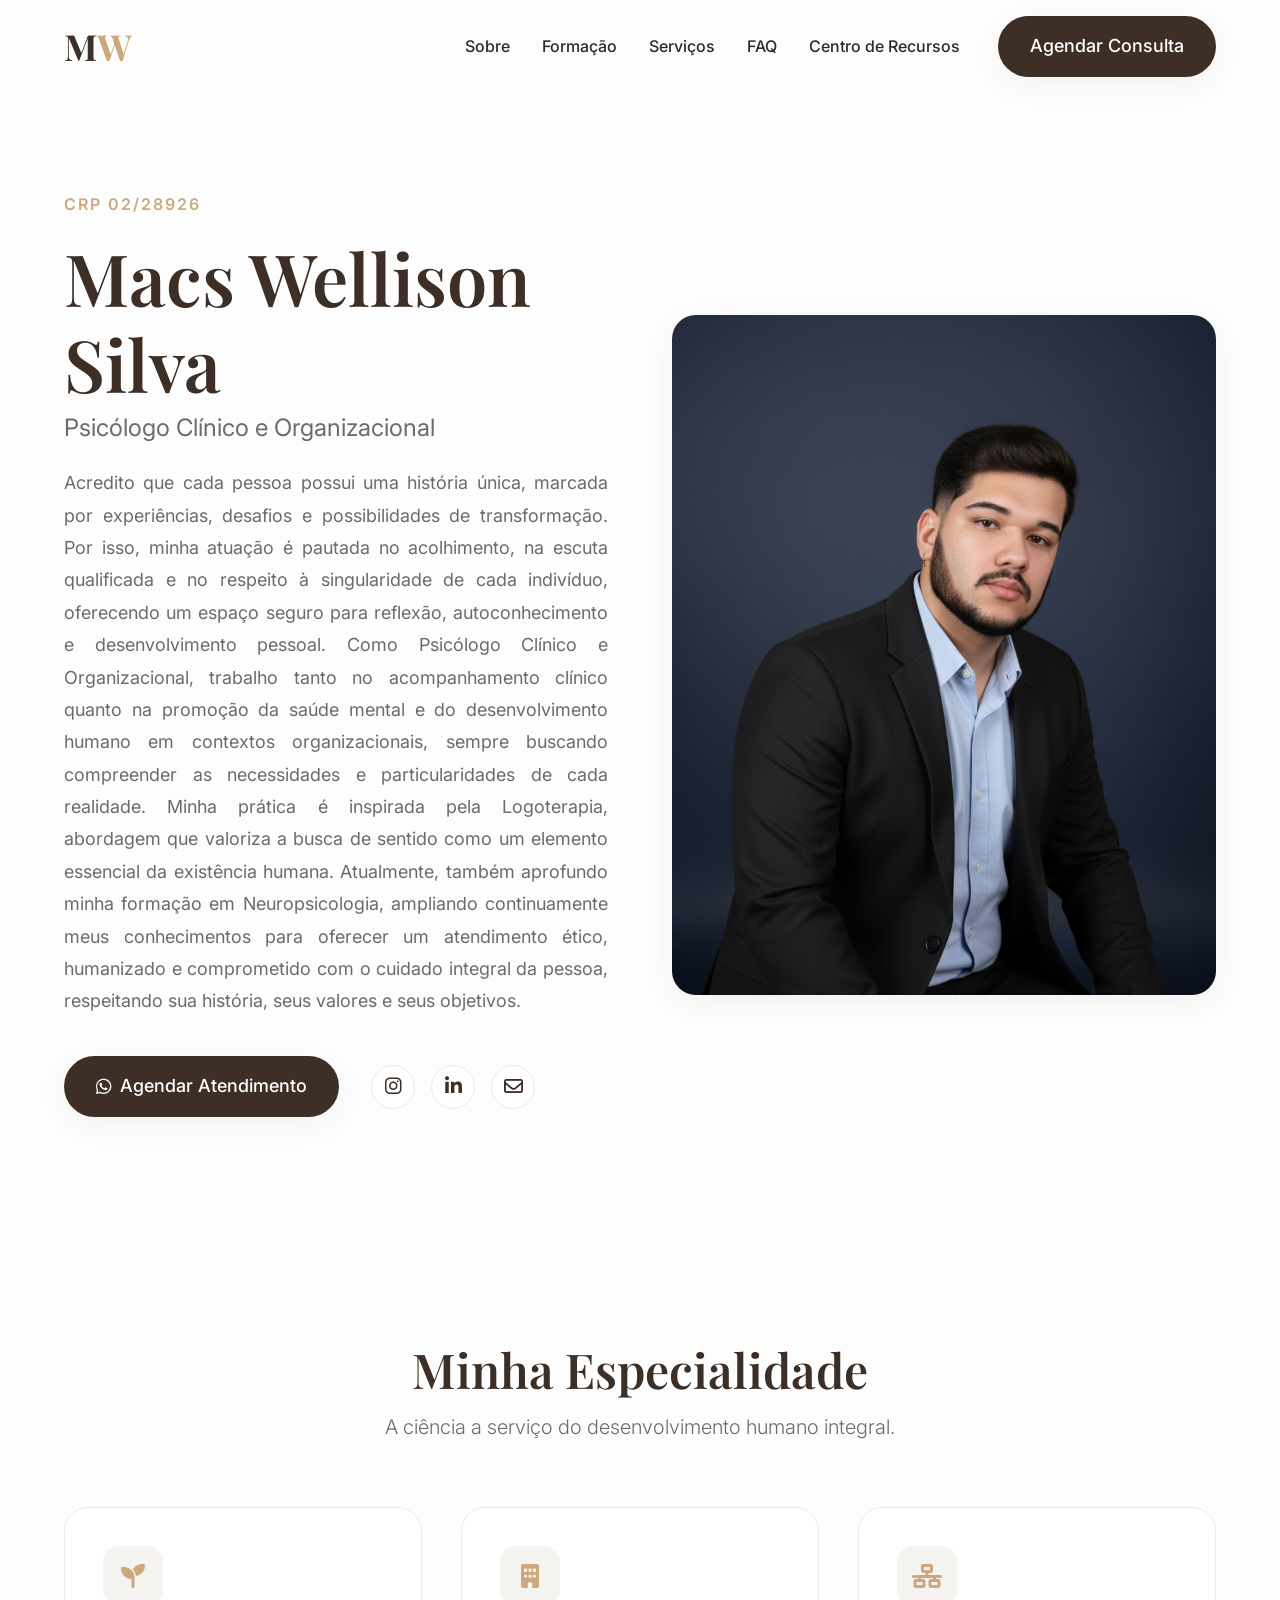
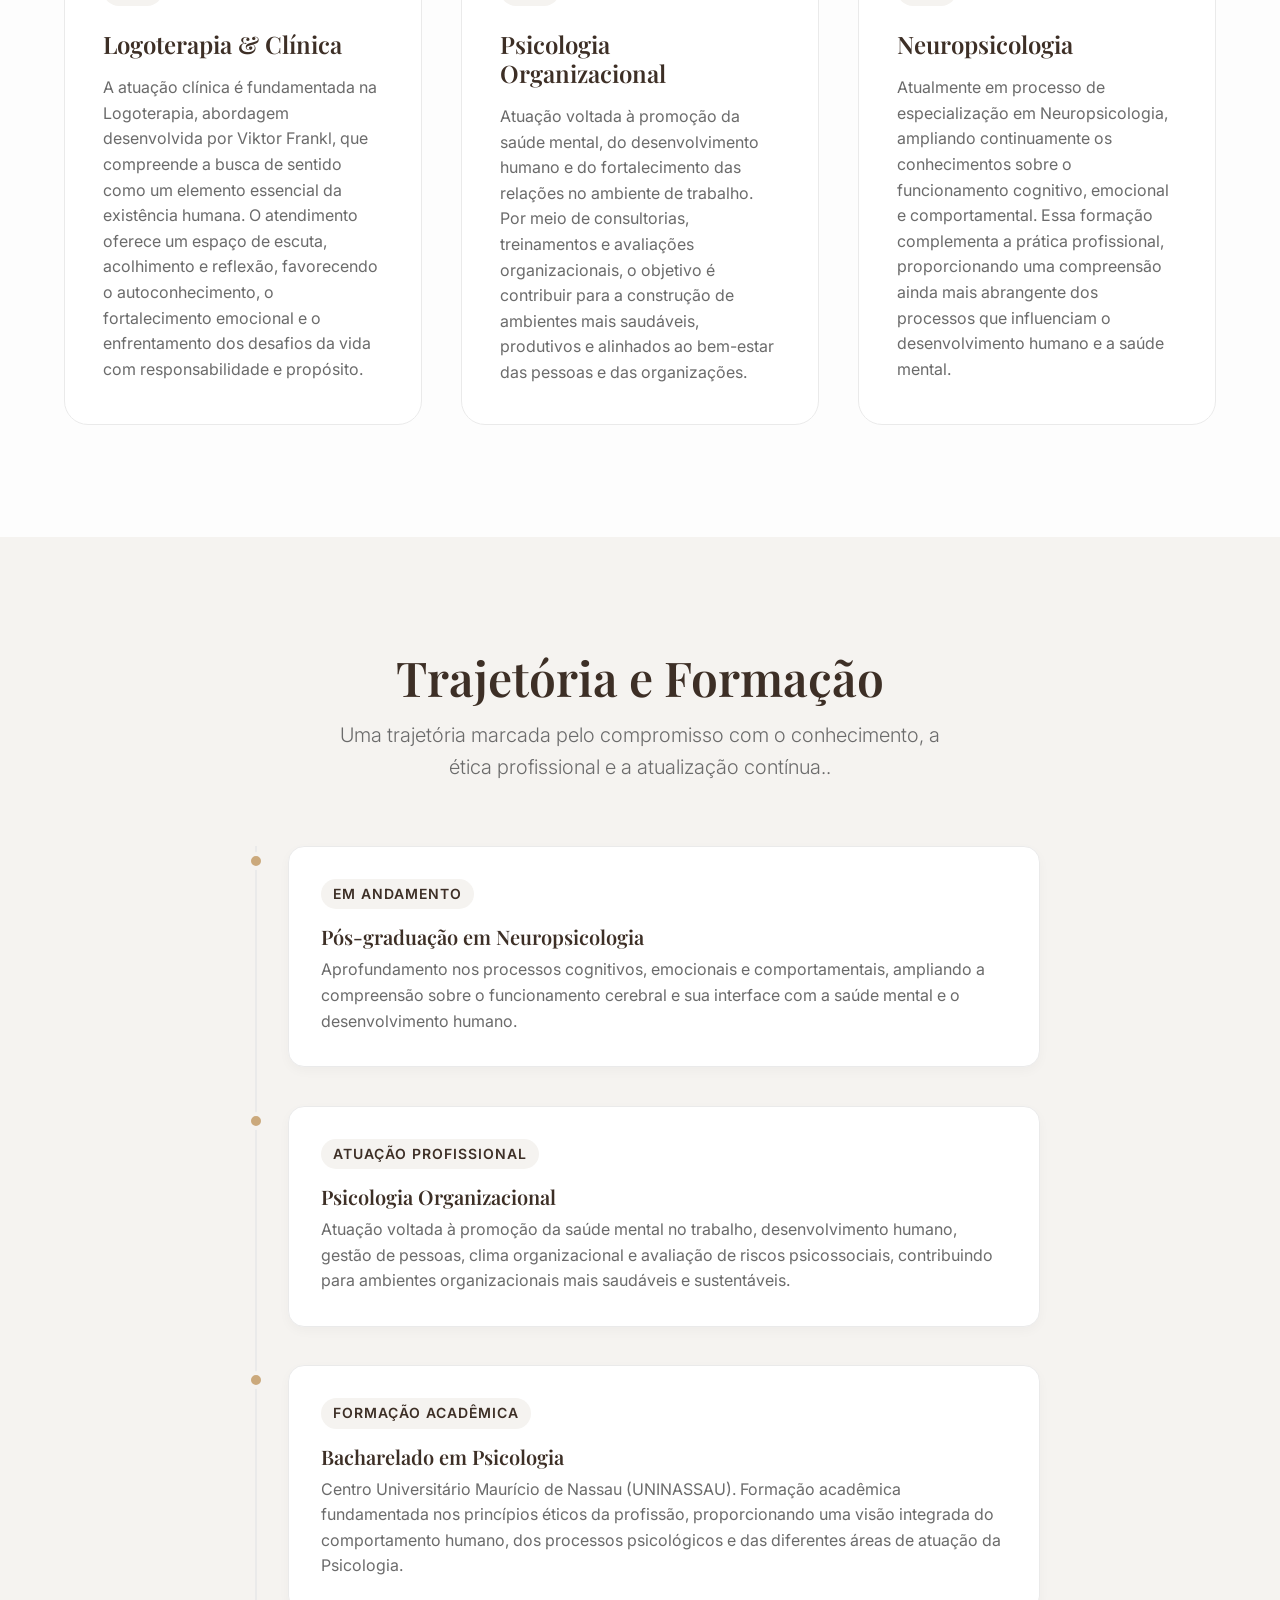
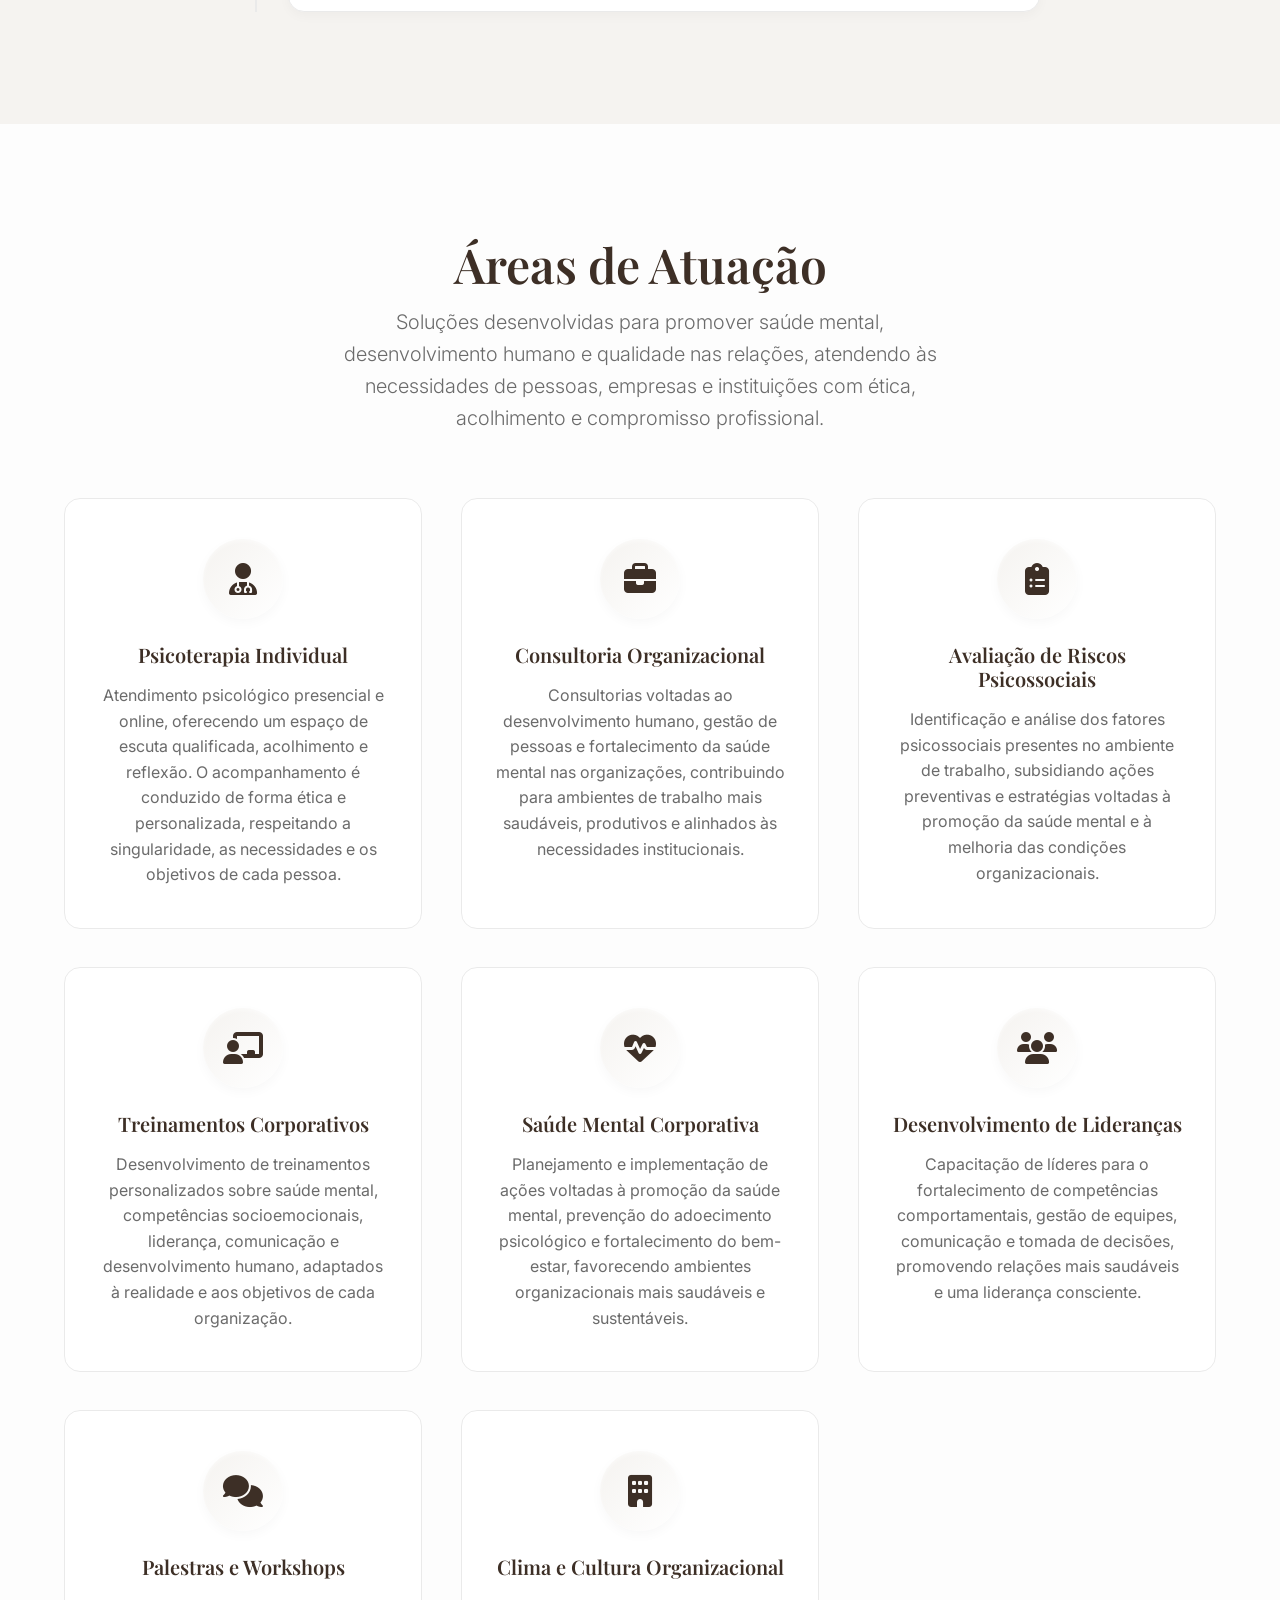
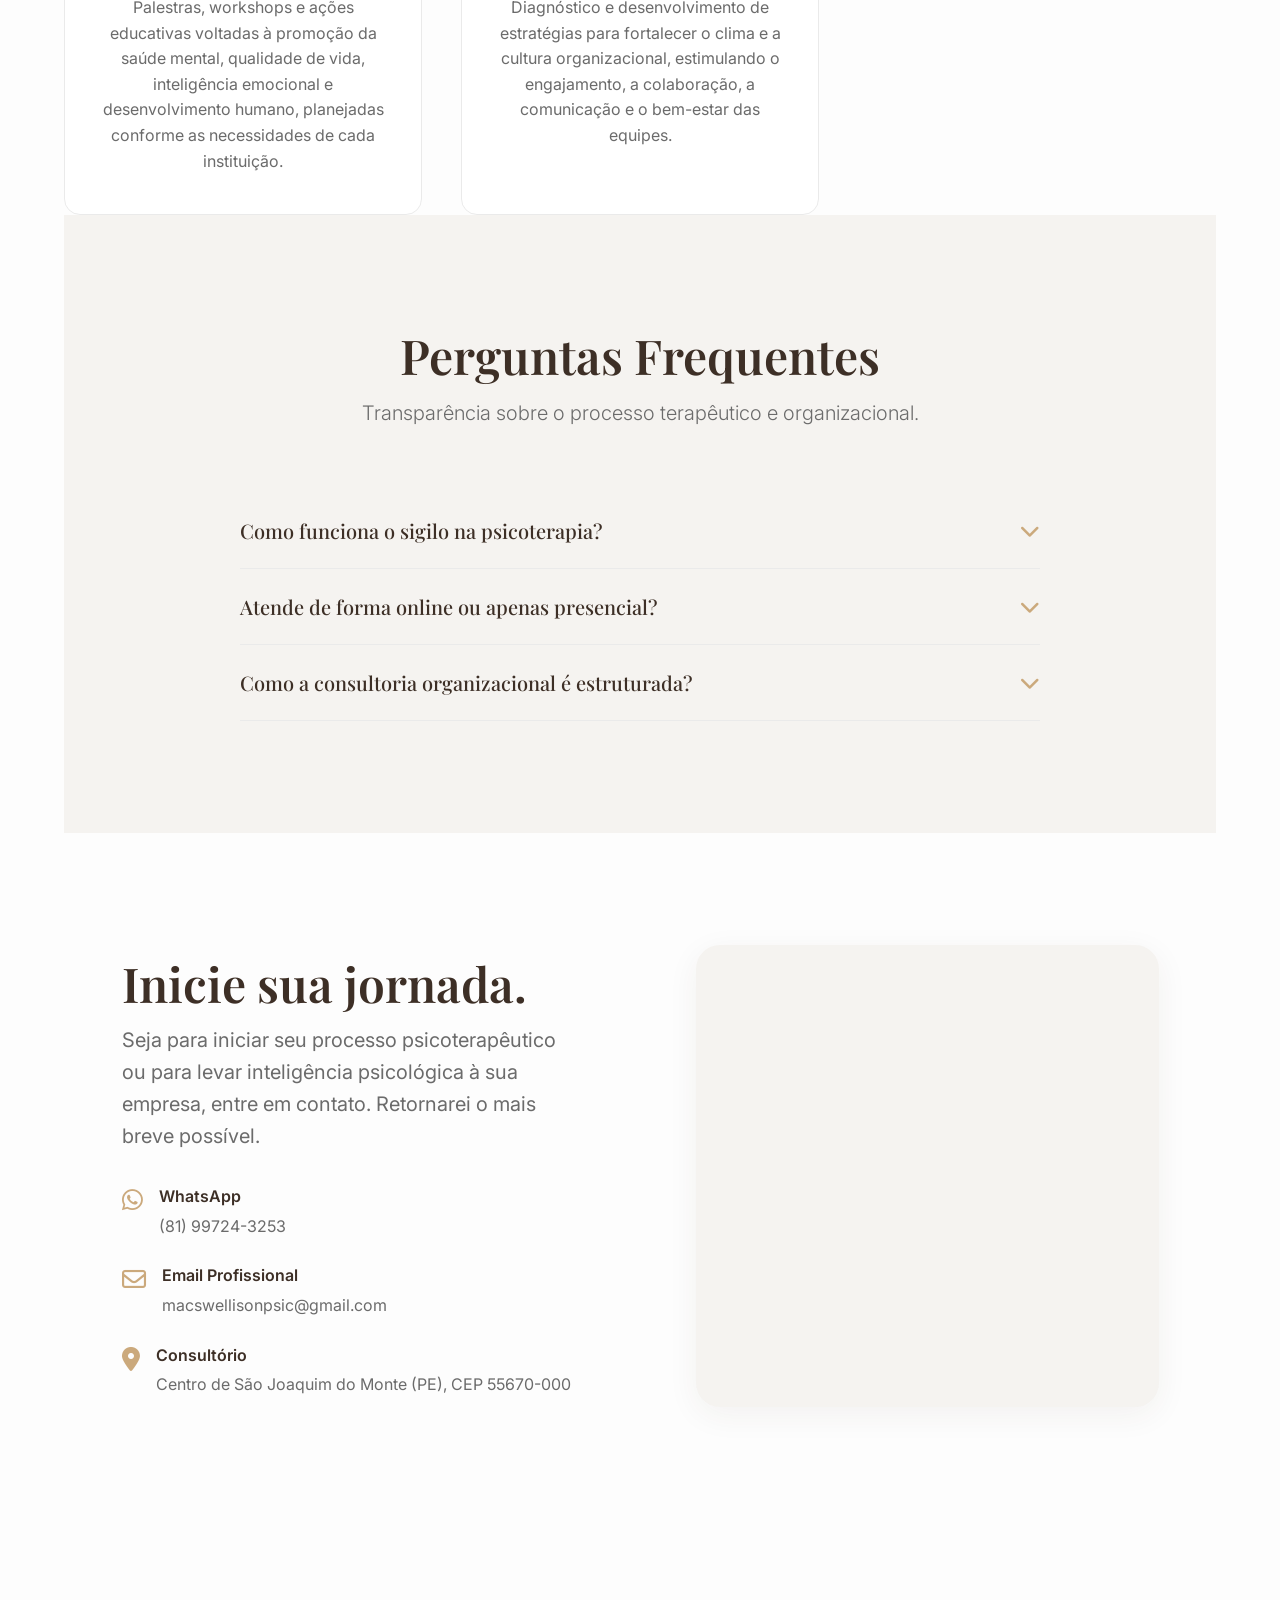
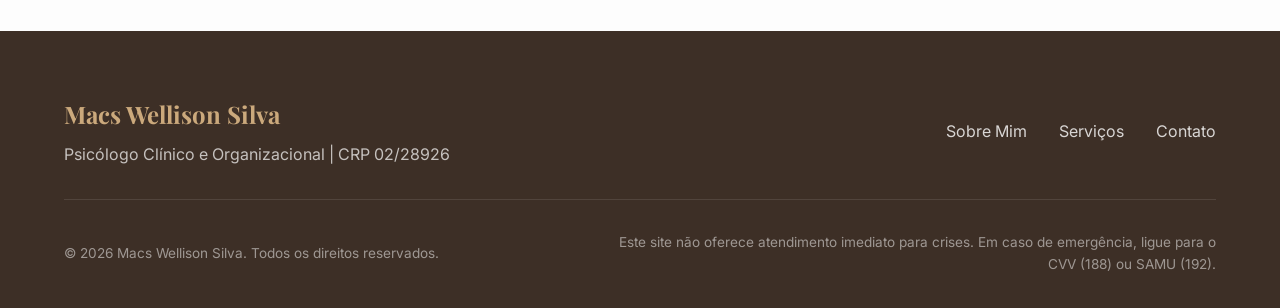
<file: index.html>
<!DOCTYPE html>
<html lang="pt-BR">
<head>
    <meta charset="UTF-8">
    <meta name="viewport" content="width=device-width, initial-scale=1.0">
    <meta http-equiv="X-UA-Compatible" content="IE=edge">
    
    <!-- SEO & Meta Tags -->
    <title>Macs Wellison Silva | Psicólogo Clínico e Organizacional</title>
    <meta name="description" content="Atendimento psicológico clínico pautado na Logoterapia, consultoria organizacional e avaliação psicossocial. Desenvolvimento humano com base na ciência e ética.">
    <meta name="keywords" content="Psicólogo, Psicologia Clínica, Psicologia Organizacional, Logoterapia, Neuropsicologia, Avaliação Psicossocial, Saúde Mental Corporativa">
    <meta name="author" content="Macs Wellison Silva">
    <meta name="robots" content="index, follow">
    <link rel="canonical" href="https://seusite.com.br/">

    <!-- Open Graph / Social Media -->
    <meta property="og:type" content="website">
    <meta property="og:title" content="Macs Wellison Silva | Psicologia Clínica e Organizacional">
    <meta property="og:description" content="Desenvolvimento humano com base na ciência, acolhimento e sentido da vida.">
    <meta property="og:image" content="https://seusite.com.br/assets/images/og-image.jpg">
    <meta property="og:url" content="https://seusite.com.br/">
    
    <!-- Google Fonts: Inter (Corpo) e Playfair Display (Títulos) -->
    <link rel="preconnect" href="https://fonts.googleapis.com">
    <link rel="preconnect" href="https://fonts.gstatic.com" crossorigin>
    <link href="https://fonts.googleapis.com/css2?family=Inter:wght@300;400;500;600&family=Playfair+Display:wght@400;500;600;700&display=swap" rel="stylesheet">
    
    <!-- Font Awesome -->
    <link rel="stylesheet" href="https://cdnjs.cloudflare.com/ajax/libs/font-awesome/6.4.0/css/all.min.css" integrity="sha512-iecdLmaskl7CVkqkXNQ/ZH/XLlvWZOJyj7Yy7tcenmpD1ypASozpmT/E0iPtmFIB46ZmdtAc9eNBvH0H/ZpiBw==" crossorigin="anonymous" referrerpolicy="no-referrer" />

    <!-- CSS -->
    <link rel="stylesheet" href="css/style.css">
    <link rel="stylesheet" href="css/animations.css">
    <link rel="stylesheet" href="css/responsive.css">

    <!-- Schema.org JSON-LD -->
    <script type="application/ld+json">
    {
      "@context": "https://schema.org",
      "@type": "Physician",
      "name": "Macs Wellison Silva",
      "medicalSpecialty": "Psychiatric",
      "description": "Psicólogo Clínico e Organizacional com foco em Logoterapia e Saúde Mental Corporativa.",
      "identifier": "CRP 02/28926",
      "url": "https://seusite.com.br",
      "address": {
        "@type": "PostalAddress",
        "addressCountry": "BR"
      }
    }
    </script>
</head>
<body>

    <!-- Header & Navigation -->
    <header class="header" id="header">
        <div class="header__container">
            <a href="#home" class="header__logo" aria-label="Voltar para a página inicial">
                M<span class="header__logo-accent">W</span>
            </a>
            
            <button class="header__menu-btn" id="mobile-menu-btn" aria-expanded="false" aria-label="Abrir menu de navegação">
                <span class="header__hamburger"></span>
            </button>

            <nav class="header__nav" id="main-nav" aria-label="Navegação Principal">
                <ul class="header__menu">
                    <li class="header__item"><a href="#sobre" class="header__link">Sobre</a></li>
                    <li class="header__item"><a href="#formacao" class="header__link">Formação</a></li>
                    <li class="header__item"><a href="#servicos" class="header__link">Serviços</a></li>
                    <li class="header__item"><a href="#faq" class="header__link">FAQ</a></li>
		    <li class="header__item"><a href="recursos/index.html" style="color: var(--color-text); text-decoration: none; font-weight: 500;">Centro de Recursos</a></li>
		</ul>
                <a href="#contato" class="btn btn--primary header__cta">Agendar Consulta</a>
            </nav>
        </div>
    </header>

    <main>
        <!-- Hero Section -->
        <section class="hero" id="home">
            <div class="hero__container">
                <div class="hero__content js-reveal">
                    <span class="hero__subtitle">CRP 02/28926</span>
                    <h1 class="hero__title">Macs Wellison Silva</h1>
                    <h2 class="hero__profession">Psicólogo Clínico e Organizacional</h2>
                    <p class="hero__description">
                        Acredito que cada pessoa possui uma história única, marcada por experiências, desafios e possibilidades de transformação. Por isso, minha atuação é pautada no acolhimento, na escuta qualificada e no respeito à singularidade de cada indivíduo, oferecendo um espaço seguro para reflexão, autoconhecimento e desenvolvimento pessoal. Como Psicólogo Clínico e Organizacional, trabalho tanto no acompanhamento clínico quanto na promoção da saúde mental e do desenvolvimento humano em contextos organizacionais, sempre buscando compreender as necessidades e particularidades de cada realidade. Minha prática é inspirada pela Logoterapia, abordagem que valoriza a busca de sentido como um elemento essencial da existência humana. Atualmente, também aprofundo minha formação em Neuropsicologia, ampliando continuamente meus conhecimentos para oferecer um atendimento ético, humanizado e comprometido com o cuidado integral da pessoa, respeitando sua história, seus valores e seus objetivos.
                    </p>
                    <div class="hero__actions">
                        <a href="https://wa.me/81997243253" target="_blank" rel="noopener noreferrer" class="btn btn--primary" aria-label="Agendar atendimento via WhatsApp">
                            <i class="fab fa-whatsapp" aria-hidden="true"></i> Agendar Atendimento
                        </a>
                        <div class="hero__socials">
                            <a href="https://www.instagram.com/psi.macswellison/" class="hero__social-link" aria-label="Instagram"><i class="fab fa-instagram"></i></a>
                            <a href="https://www.linkedin.com/in/psi-macs-wellison-68949920b/" class="hero__social-link" aria-label="LinkedIn"><i class="fab fa-linkedin-in"></i></a>
                            <a href="https://mail.google.com/mail/?view=cm&fs=1&to=macswellisonpsic@gmail.com" class="hero__social-link" aria-label="Email"><i class="far fa-envelope"></i></a>
                        </div>
                    </div>
                </div>
                <div class="hero__image-wrapper js-reveal delay-1">
                    <!-- Substitua pelo caminho da sua foto -->
                    <img src="assets/images/hero-profile.png" alt="Retrato profissional do Psicólogo Macs Wellison Silva" class="hero__image" loading="eager" width="600" height="800">
                </div>
            </div>
        </section>

        <!-- Sobre Mim -->
        <section class="about section" id="sobre">
            <div class="section__header js-reveal">
                <h2 class="section__title">Minha Especialidade</h2>
                <p class="section__subtitle">A ciência a serviço do desenvolvimento humano integral.</p>
            </div>
            
            <div class="about__grid">
                <div class="about__card js-reveal">
                    <div class="about__icon"><i class="fas fa-seedling"></i></div>
                    <h3 class="about__card-title">Logoterapia & Clínica</h3>
                    <p class="about__card-text">A atuação clínica é fundamentada na Logoterapia, abordagem desenvolvida por Viktor Frankl, que compreende a busca de sentido como um elemento essencial da existência humana. O atendimento oferece um espaço de escuta, acolhimento e reflexão, favorecendo o autoconhecimento, o fortalecimento emocional e o enfrentamento dos desafios da vida com responsabilidade e propósito.</p>
                </div>
                <div class="about__card js-reveal delay-1">
                    <div class="about__icon"><i class="fas fa-building"></i></div>
                    <h3 class="about__card-title">Psicologia Organizacional</h3>
                    <p class="about__card-text">Atuação voltada à promoção da saúde mental, do desenvolvimento humano e do fortalecimento das relações no ambiente de trabalho. Por meio de consultorias, treinamentos e avaliações organizacionais, o objetivo é contribuir para a construção de ambientes mais saudáveis, produtivos e alinhados ao bem-estar das pessoas e das organizações.</p>
                </div>
                <div class="about__card js-reveal delay-2">
                    <div class="about__icon"><i class="fas fa-network-wired"></i></div>
                    <h3 class="about__card-title">Neuropsicologia</h3>
                    <p class="about__card-text">Atualmente em processo de especialização em Neuropsicologia, ampliando continuamente os conhecimentos sobre o funcionamento cognitivo, emocional e comportamental. Essa formação complementa a prática profissional, proporcionando uma compreensão ainda mais abrangente dos processos que influenciam o desenvolvimento humano e a saúde mental.</p>
                </div>
            </div>
        </section>

        <!-- Formação (Timeline) -->
        <section class="education section bg-light" id="formacao">
            <div class="section__header js-reveal">
                <h2 class="section__title">Trajetória e Formação</h2>
                <p class="section__subtitle">Uma trajetória marcada pelo compromisso com o conhecimento, a ética profissional e a atualização contínua..</p>
            </div>

            <div class="timeline js-reveal">
                <div class="timeline__item">
                    <div class="timeline__dot"></div>
                    <div class="timeline__content">
                        <span class="timeline__date">Em andamento</span>
                        <h3 class="timeline__title">Pós-graduação em Neuropsicologia</h3>
                        <p class="timeline__text">Aprofundamento nos processos cognitivos, emocionais e comportamentais, ampliando a compreensão sobre o funcionamento cerebral e sua interface com a saúde mental e o desenvolvimento humano.</p>
                    </div>
                </div>
                <div class="timeline__item">
                    <div class="timeline__dot"></div>
                    <div class="timeline__content">
                        <span class="timeline__date">Atuação Profissional</span>
                        <h3 class="timeline__title">Psicologia Organizacional</h3>
                        <p class="timeline__text">Atuação voltada à promoção da saúde mental no trabalho, desenvolvimento humano, gestão de pessoas, clima organizacional e avaliação de riscos psicossociais, contribuindo para ambientes organizacionais mais saudáveis e sustentáveis.</p>
                    </div>
                </div>
                <div class="timeline__item">
                    <div class="timeline__dot"></div>
                    <div class="timeline__content">
                        <span class="timeline__date">Formação Acadêmica</span>
                        <h3 class="timeline__title">Bacharelado em Psicologia</h3>
                        <p class="timeline__text">Centro Universitário Maurício de Nassau (UNINASSAU). Formação acadêmica fundamentada nos princípios éticos da profissão, proporcionando uma visão integrada do comportamento humano, dos processos psicológicos e das diferentes áreas de atuação da Psicologia.</p>
                    </div>
                </div>
            </div>
        </section>

        <!-- Serviços -->
        <section class="services section" id="servicos">
            <div class="section__header js-reveal">
                <h2 class="section__title">Áreas de Atuação</h2>
                <p class="section__subtitle">Soluções desenvolvidas para promover saúde mental, desenvolvimento humano e qualidade nas relações, atendendo às necessidades de pessoas, empresas e instituições com ética, acolhimento e compromisso profissional.</p>
            </div>

<div class="services__grid">
    <!-- Card 1 -->
    <article class="service-card js-reveal">
        <div class="service-card__icon"><i class="fas fa-user-md"></i></div>
        <h3 class="service-card__title">Psicoterapia Individual</h3>
        <p class="service-card__desc">
            Atendimento psicológico presencial e online, oferecendo um espaço de escuta qualificada, acolhimento e reflexão. O acompanhamento é conduzido de forma ética e personalizada, respeitando a singularidade, as necessidades e os objetivos de cada pessoa.
        </p>
    </article>

    <!-- Card 2 -->
    <article class="service-card js-reveal delay-1">
        <div class="service-card__icon"><i class="fas fa-briefcase"></i></div>
        <h3 class="service-card__title">Consultoria Organizacional</h3>
        <p class="service-card__desc">
            Consultorias voltadas ao desenvolvimento humano, gestão de pessoas e fortalecimento da saúde mental nas organizações, contribuindo para ambientes de trabalho mais saudáveis, produtivos e alinhados às necessidades institucionais.
        </p>
    </article>

    <!-- Card 3 -->
    <article class="service-card js-reveal delay-2">
        <div class="service-card__icon"><i class="fas fa-clipboard-list"></i></div>
        <h3 class="service-card__title">Avaliação de Riscos Psicossociais</h3>
        <p class="service-card__desc">
            Identificação e análise dos fatores psicossociais presentes no ambiente de trabalho, subsidiando ações preventivas e estratégias voltadas à promoção da saúde mental e à melhoria das condições organizacionais.
        </p>
    </article>

    <!-- Card 4 -->
    <article class="service-card js-reveal">
        <div class="service-card__icon"><i class="fas fa-chalkboard-teacher"></i></div>
        <h3 class="service-card__title">Treinamentos Corporativos</h3>
        <p class="service-card__desc">
            Desenvolvimento de treinamentos personalizados sobre saúde mental, competências socioemocionais, liderança, comunicação e desenvolvimento humano, adaptados à realidade e aos objetivos de cada organização.
        </p>
    </article>

    <!-- Card 5 -->
    <article class="service-card js-reveal delay-1">
        <div class="service-card__icon"><i class="fas fa-heartbeat"></i></div>
        <h3 class="service-card__title">Saúde Mental Corporativa</h3>
        <p class="service-card__desc">
            Planejamento e implementação de ações voltadas à promoção da saúde mental, prevenção do adoecimento psicológico e fortalecimento do bem-estar, favorecendo ambientes organizacionais mais saudáveis e sustentáveis.
        </p>
    </article>

    <!-- Card 6 -->
    <article class="service-card js-reveal delay-2">
        <div class="service-card__icon"><i class="fas fa-users"></i></div>
        <h3 class="service-card__title">Desenvolvimento de Lideranças</h3>
        <p class="service-card__desc">
            Capacitação de líderes para o fortalecimento de competências comportamentais, gestão de equipes, comunicação e tomada de decisões, promovendo relações mais saudáveis e uma liderança consciente.
        </p>
    </article>

    <!-- Card 7 -->
    <article class="service-card js-reveal">
        <div class="service-card__icon"><i class="fas fa-comments"></i></div>
        <h3 class="service-card__title">Palestras e Workshops</h3>
        <p class="service-card__desc">
            Palestras, workshops e ações educativas voltadas à promoção da saúde mental, qualidade de vida, inteligência emocional e desenvolvimento humano, planejadas conforme as necessidades de cada instituição.
        </p>
    </article>

    <!-- Card 8 -->
    <article class="service-card js-reveal delay-1">
        <div class="service-card__icon"><i class="fas fa-building"></i></div>
        <h3 class="service-card__title">Clima e Cultura Organizacional</h3>
        <p class="service-card__desc">
            Diagnóstico e desenvolvimento de estratégias para fortalecer o clima e a cultura organizacional, estimulando o engajamento, a colaboração, a comunicação e o bem-estar das equipes.
        </p>
    </article>
</div>
        <!-- FAQ -->
        <section class="faq section bg-light" id="faq">
            <div class="section__header js-reveal">
                <h2 class="section__title">Perguntas Frequentes</h2>
                <p class="section__subtitle">Transparência sobre o processo terapêutico e organizacional.</p>
            </div>

            <div class="faq__container js-reveal">
                <div class="accordion">
                    <button class="accordion__btn" aria-expanded="false">
                        Como funciona o sigilo na psicoterapia?
                        <i class="fas fa-chevron-down accordion__icon"></i>
                    </button>
                    <div class="accordion__content">
                        <p>A confidencialidade é pilar central da profissão, garantida pelo Código de Ética Profissional do Psicólogo. Todas as informações compartilhadas em sessão são estritamente sigilosas, criando um ambiente totalmente seguro.</p>
                    </div>
                </div>

                <div class="accordion">
                    <button class="accordion__btn" aria-expanded="false">
                        Atende de forma online ou apenas presencial?
                        <i class="fas fa-chevron-down accordion__icon"></i>
                    </button>
                    <div class="accordion__content">
                        <p>Realizo atendimentos em ambas as modalidades. A psicoterapia online segue as regulamentações do Conselho Federal de Psicologia, oferecendo a mesma eficácia, ética e rigor do atendimento presencial, com maior conveniência.</p>
                    </div>
                </div>

                <div class="accordion">
                    <button class="accordion__btn" aria-expanded="false">
                        Como a consultoria organizacional é estruturada?
                        <i class="fas fa-chevron-down accordion__icon"></i>
                    </button>
                    <div class="accordion__content">
                        <p>O processo inicia-se com um diagnóstico institucional detalhado. A partir dos dados colhidos (clima, cultura, índices de adoecimento), desenhamos intervenções sob medida, focando em resultados mensuráveis e na saúde do colaborador.</p>
                    </div>
                </div>
            </div>
        </section>

        <!-- Contato -->
        <section class="contact section" id="contato">
            <div class="contact__container js-reveal">
                <div class="contact__info">
                    <h2 class="section__title" style="text-align: left;">Inicie sua jornada.</h2>
                    <p class="contact__desc">Seja para iniciar seu processo psicoterapêutico ou para levar inteligência psicológica à sua empresa, entre em contato. Retornarei o mais breve possível.</p>
                    
                    <ul class="contact__list">
                        <li>
                            <i class="fab fa-whatsapp"></i>
                            <div>
                                <span>WhatsApp</span>
                                <a href="https://wa.me/81997243253" target="_blank">(81) 99724-3253</a>
                            </div>
                        </li>
                        <li>
                            <i class="far fa-envelope"></i>
                            <div>
                                <span>Email Profissional</span>
                                <a href="https://mail.google.com/mail/?view=cm&fs=1&to=macswellisonpsic@gmail.com">macswellisonpsic@gmail.com</a>
                            </div>
                        </li>
                        <li>
                            <i class="fas fa-map-marker-alt"></i>
                            <div>
                                <span>Consultório</span>
                                <p>Centro de São Joaquim do Monte (PE), CEP 55670-000</p>
                            </div>
                        </li>
                    </ul>
                </div>

                <div class="contact__map-wrapper">
                    <iframe src="https://www.google.com/maps/embed?pb=!1m14!1m12!1m3!1d246.6702795691369!2d-35.81100133254088!3d-8.42869579999996!2m3!1f0!		2f0!3f0!3m2!1i1024!2i768!4f13.1!5e0!3m2!1spt-BR!2sbr!4v1784405154390!5m2!1spt-BR!2sbr" width="600" height="450" style="border:0;" 			allowfullscreen="" loading="lazy" referrerpolicy="strict-origin-when-cross-origin"></iframe>
                    <div class="contact__map-placeholder">
                        <i class="fas fa-map-marked-alt"></i>
                        <p>Mapa de Localização</p>
                    </div>
                </div>
            </div>
        </section>
    </main>

    <!-- Footer -->
    <footer class="footer">
        <div class="footer__container">
            <div class="footer__brand">
                <span class="footer__logo">Macs Wellison Silva</span>
                <p class="footer__crp">Psicólogo Clínico e Organizacional | CRP 02/28926</p>
            </div>
            <div class="footer__links">
                <a href="#sobre">Sobre Mim</a>
                <a href="#servicos">Serviços</a>
                <a href="#contato">Contato</a>
            </div>
        </div>
        <div class="footer__bottom">
            <p>&copy; <span id="current-year"></span> Macs Wellison Silva. Todos os direitos reservados.</p>
            <p class="footer__disclaimer">Este site não oferece atendimento imediato para crises. Em caso de emergência, ligue para o CVV (188) ou SAMU (192).</p>
        </div>
    </footer>

    <!-- Scripts -->
    <script src="js/script.js"></script>
</body>
</html>
</file>
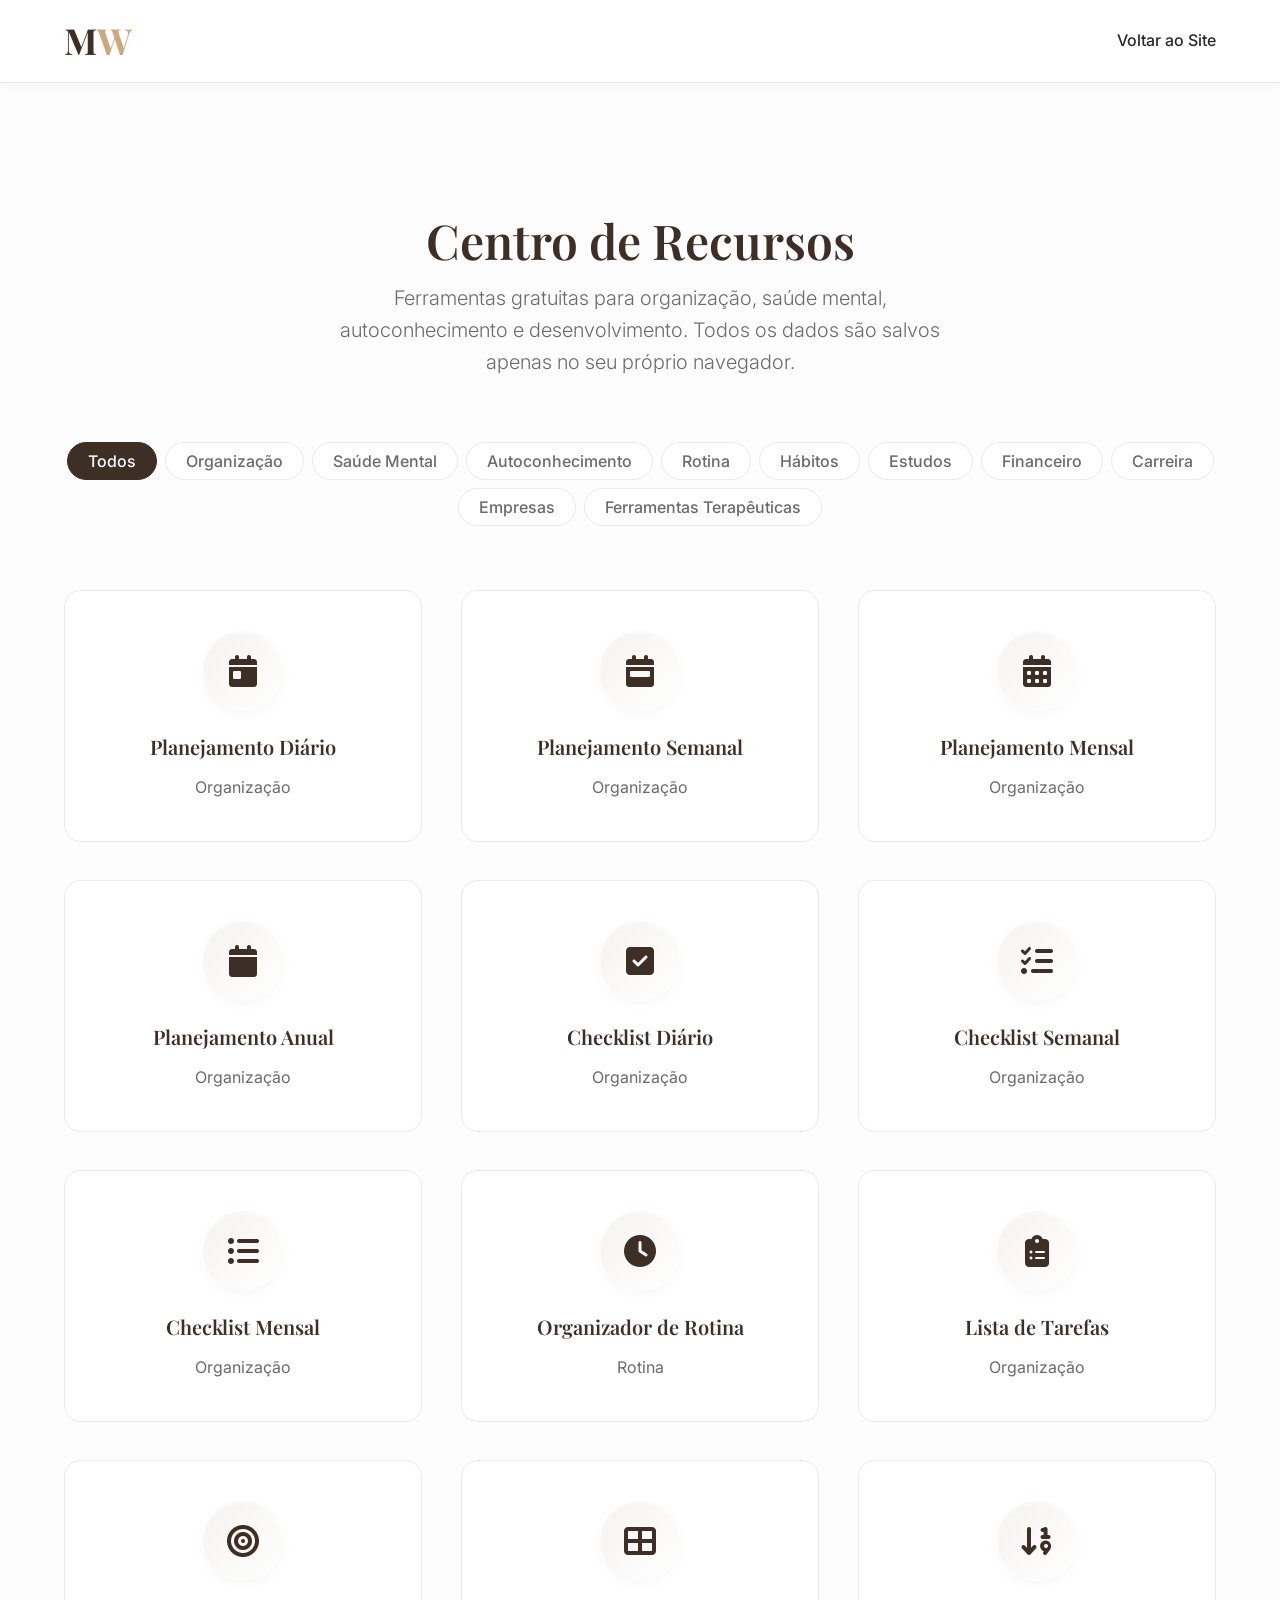
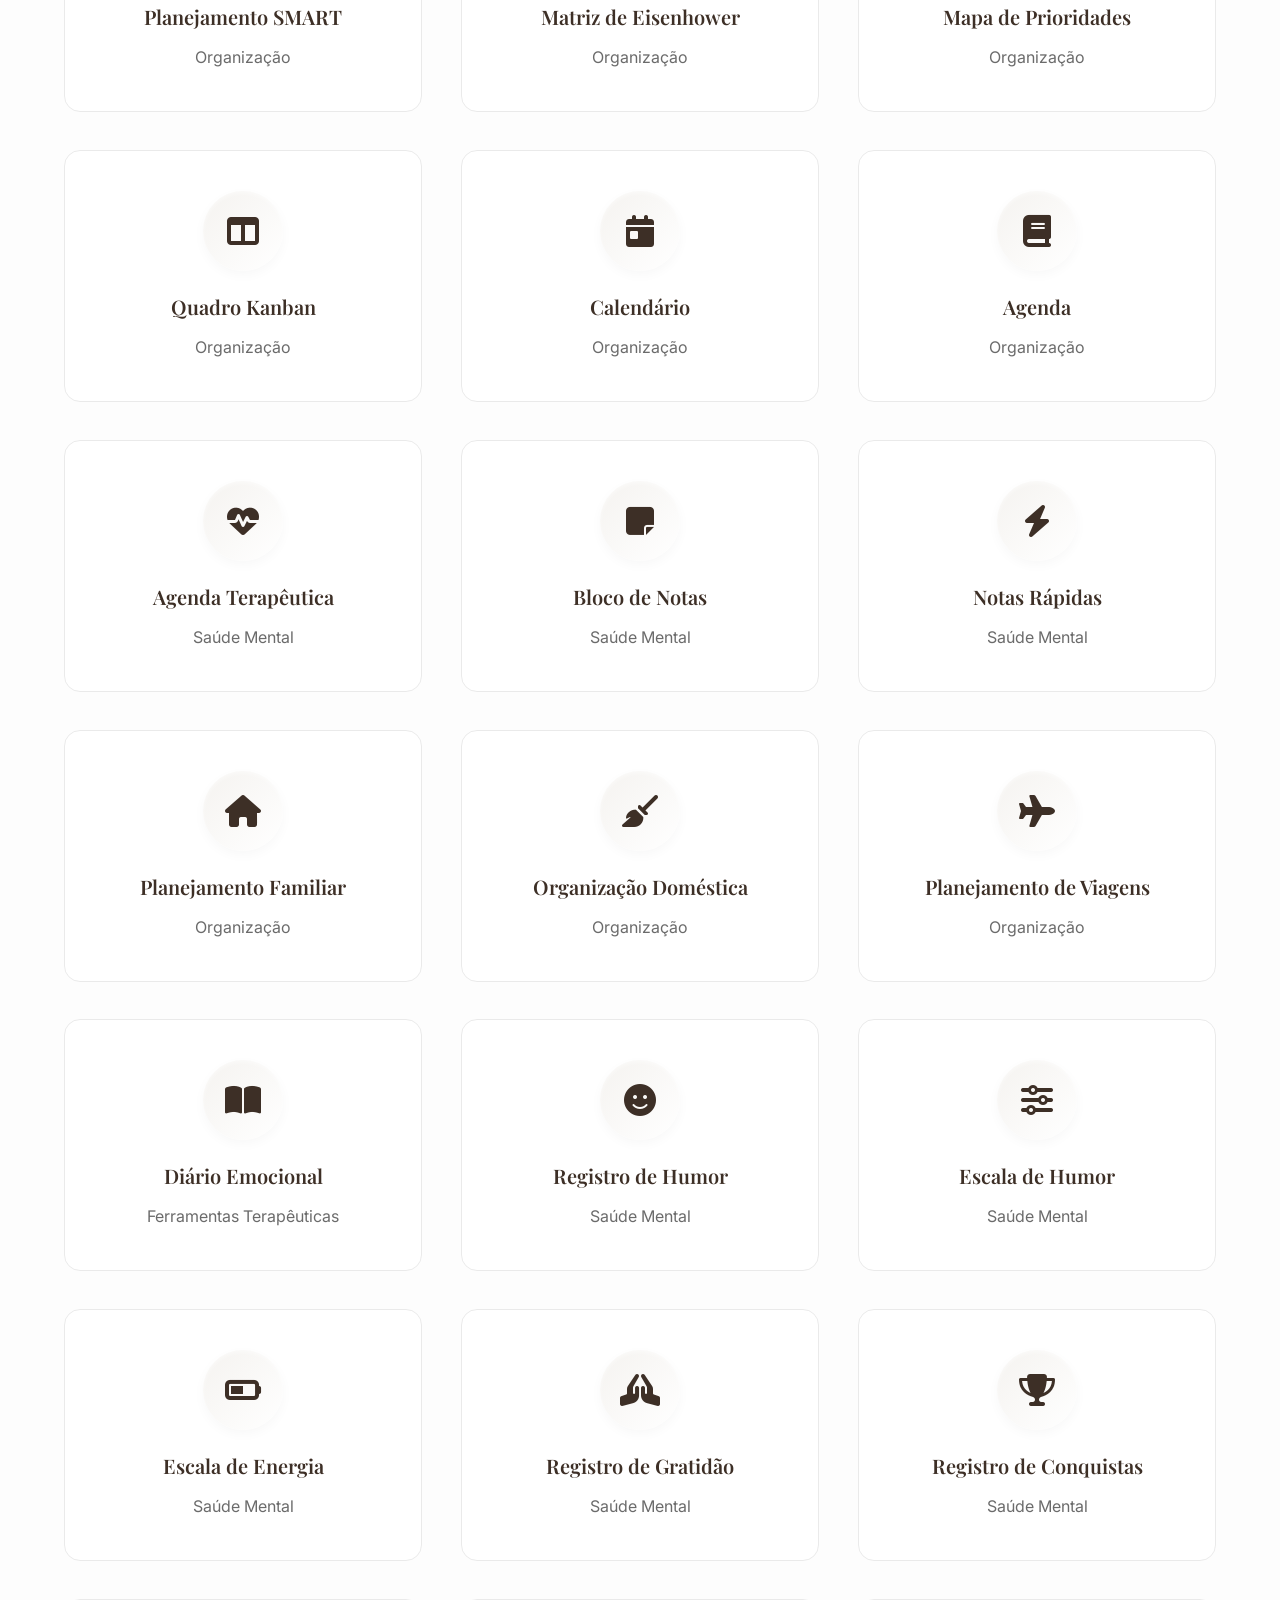
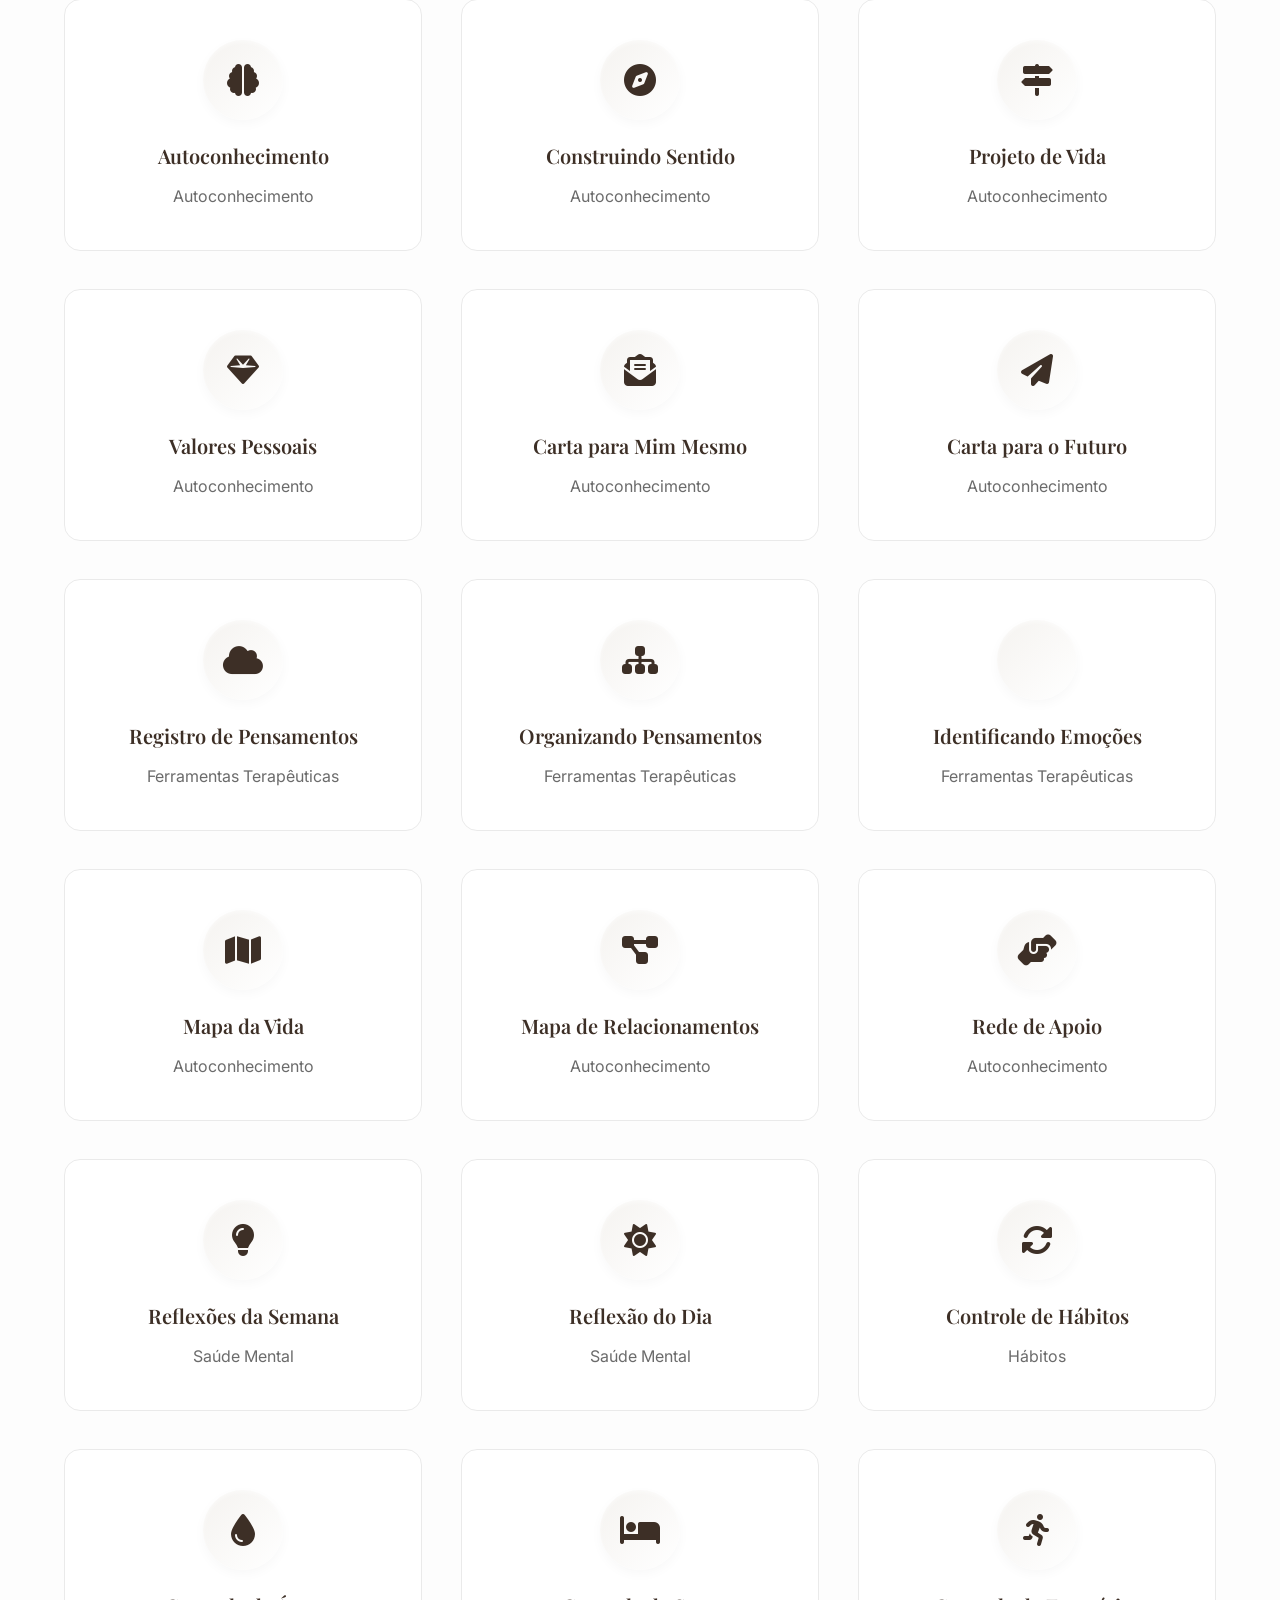
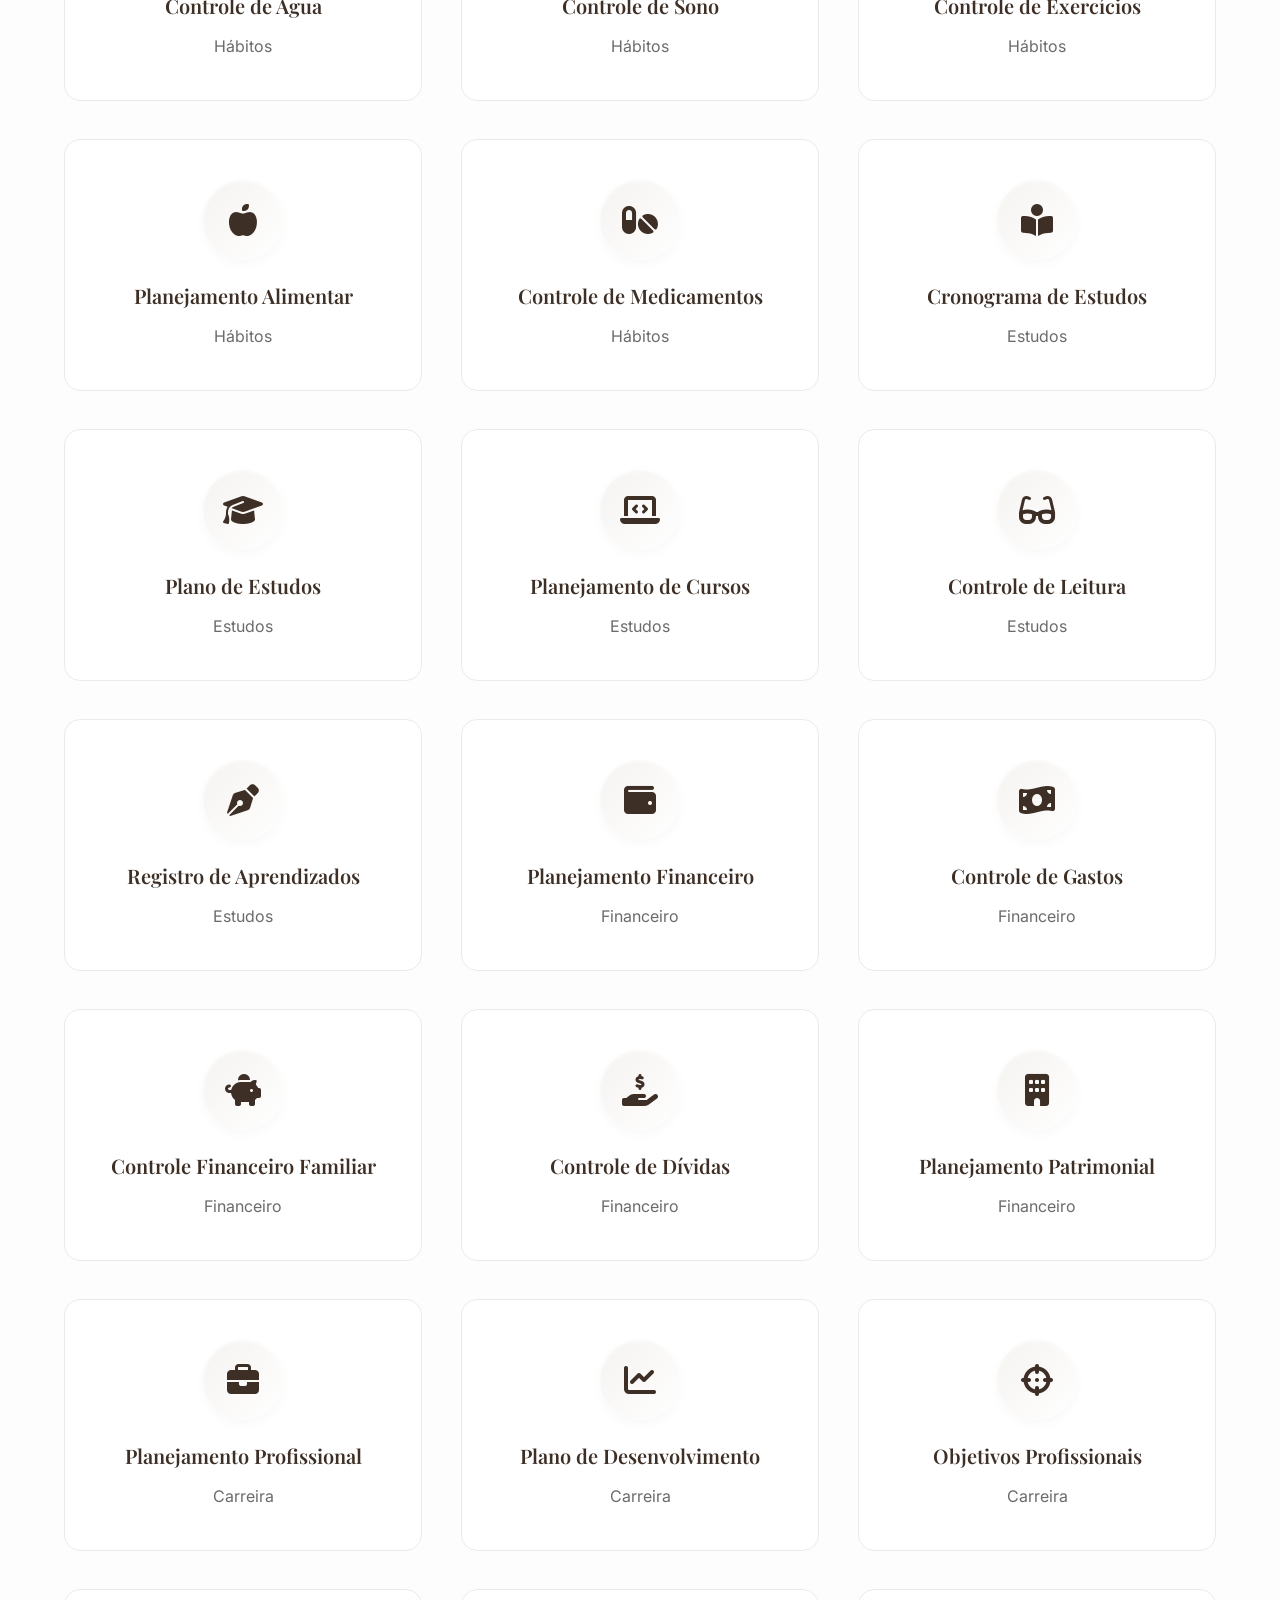
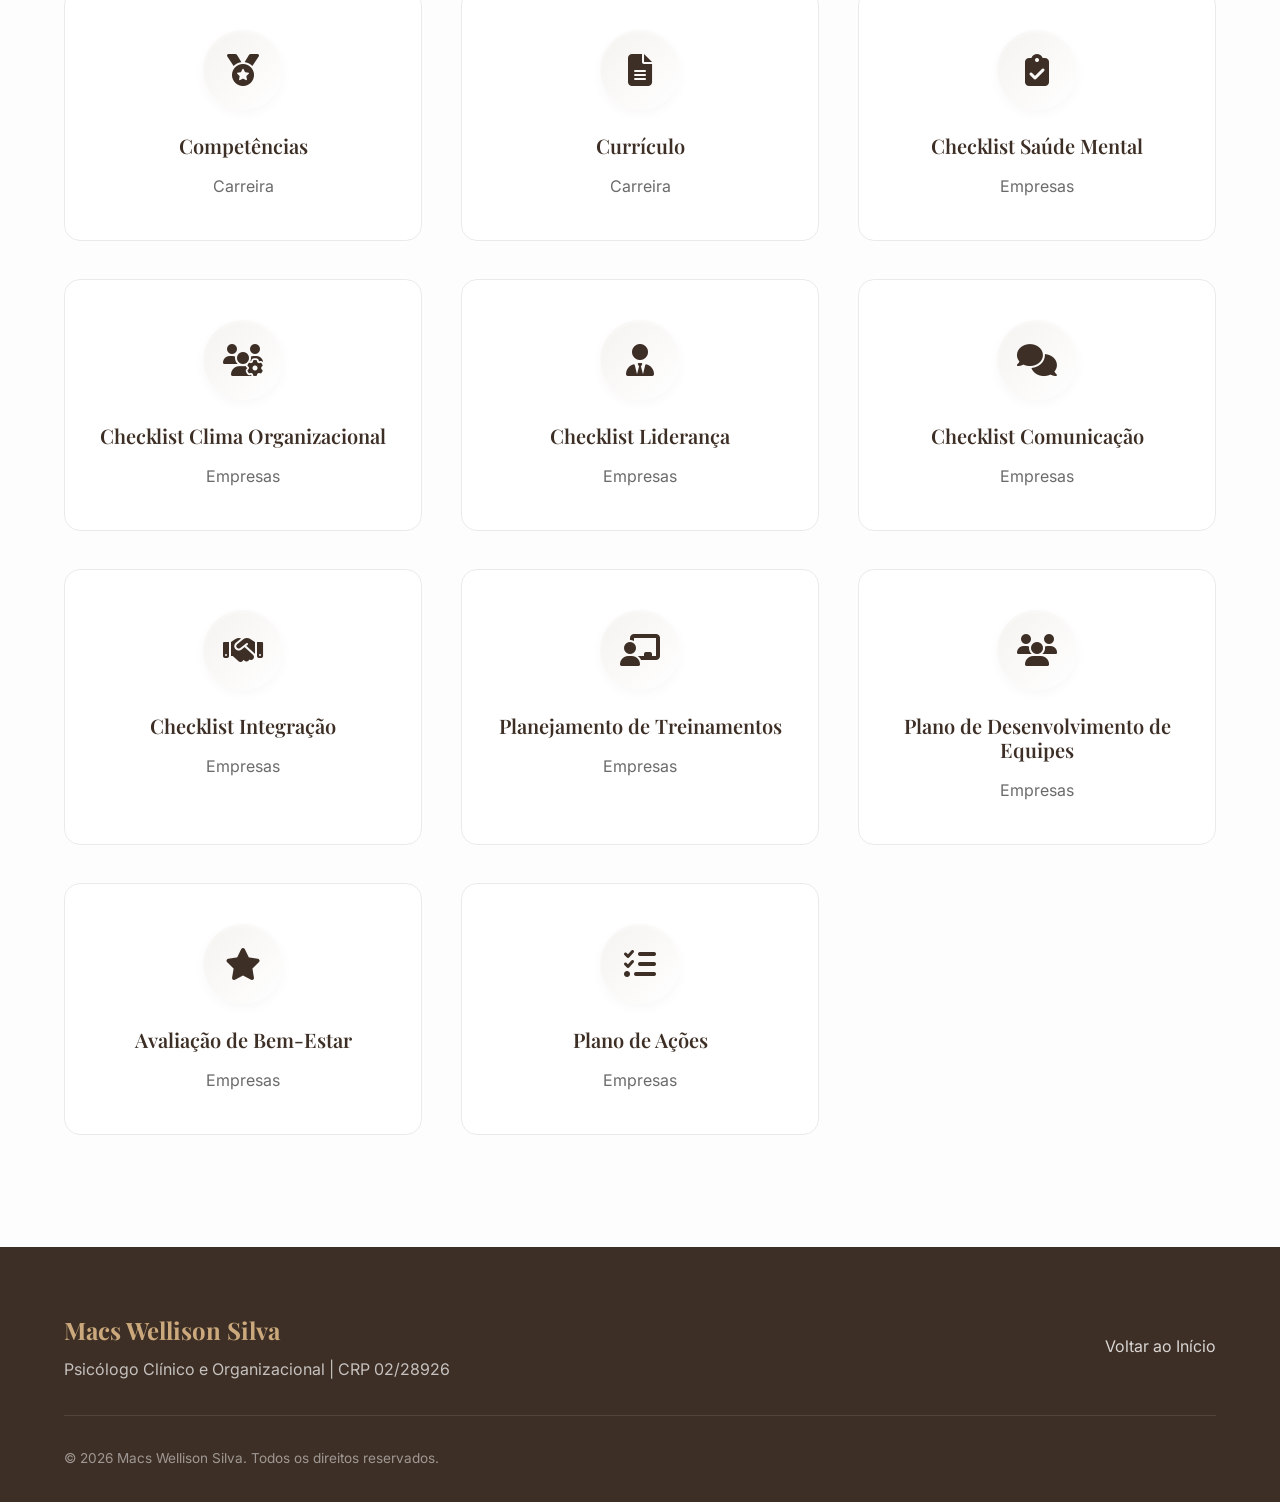
<file: recursos/index.html>
<!DOCTYPE html>
<html lang="pt-BR">
<head>
    <meta charset="UTF-8">
    <meta name="viewport" content="width=device-width, initial-scale=1.0">
    <title>Centro de Recursos | Macs Wellison Silva</title>
    
    <!-- Fontes e Icones (Herdados do Original) -->
    <link rel="preconnect" href="https://fonts.googleapis.com">
    <link rel="preconnect" href="https://fonts.gstatic.com" crossorigin>
    <link href="https://fonts.googleapis.com/css2?family=Inter:wght@300;400;500;600&family=Playfair+Display:wght@400;500;600;700&display=swap" rel="stylesheet">
    <link rel="stylesheet" href="https://cdnjs.cloudflare.com/ajax/libs/font-awesome/6.4.0/css/all.min.css">

    <!-- CSS Original do Projeto -->
    <link rel="stylesheet" href="../css/style.css">
    <link rel="stylesheet" href="../css/animations.css">
    <link rel="stylesheet" href="../css/responsive.css">
    
    <!-- CSS Específico do Módulo -->
    <link rel="stylesheet" href="css/recursos.css">
</head>
<body>

    <!-- Header Herdado -->
    <header class="header is-scrolled" id="header">
        <div class="header__container">
            <a href="../index.html" class="header__logo" aria-label="Voltar para a página inicial">
                M<span class="header__logo-accent">W</span>
            </a>
            <nav class="header__nav">
                <ul class="header__menu">
                    <li class="header__item"><a href="../index.html" class="header__link">Voltar ao Site</a></li>
                </ul>
            </nav>
        </div>
    </header>

    <main style="padding-top: 100px; min-height: 100vh; background-color: var(--color-bg);">
        <section class="section">
            <div class="section__header js-reveal is-visible">
                <h1 class="section__title">Centro de Recursos</h1>
                <p class="section__subtitle">Ferramentas gratuitas para organização, saúde mental, autoconhecimento e desenvolvimento. Todos os dados são salvos apenas no seu próprio navegador.</p>
            </div>

            <!-- Filtro de Categorias Dinâmico -->
            <div class="recursos-filters js-reveal is-visible" id="category-filters">
                <!-- Preenchido via JS -->
            </div>

            <!-- Grid de Recursos -->
            <div class="services__grid" id="recursos-grid">
                <!-- Preenchido via JS com o padrão .service-card do site original -->
            </div>
        </section>
    </main>

    <!-- Footer Herdado -->
    <footer class="footer">
        <div class="footer__container">
            <div class="footer__brand">
                <span class="footer__logo">Macs Wellison Silva</span>
                <p class="footer__crp">Psicólogo Clínico e Organizacional | CRP 02/28926</p>
            </div>
            <div class="footer__links">
                <a href="../index.html">Voltar ao Início</a>
            </div>
        </div>
        <div class="footer__bottom">
            <p>&copy; <span id="current-year"></span> Macs Wellison Silva. Todos os direitos reservados.</p>
        </div>
    </footer>

    <!-- Scripts do Módulo -->
    <script src="js/data.js"></script>
    <script src="js/app.js"></script>
</body>
</html>
</file>
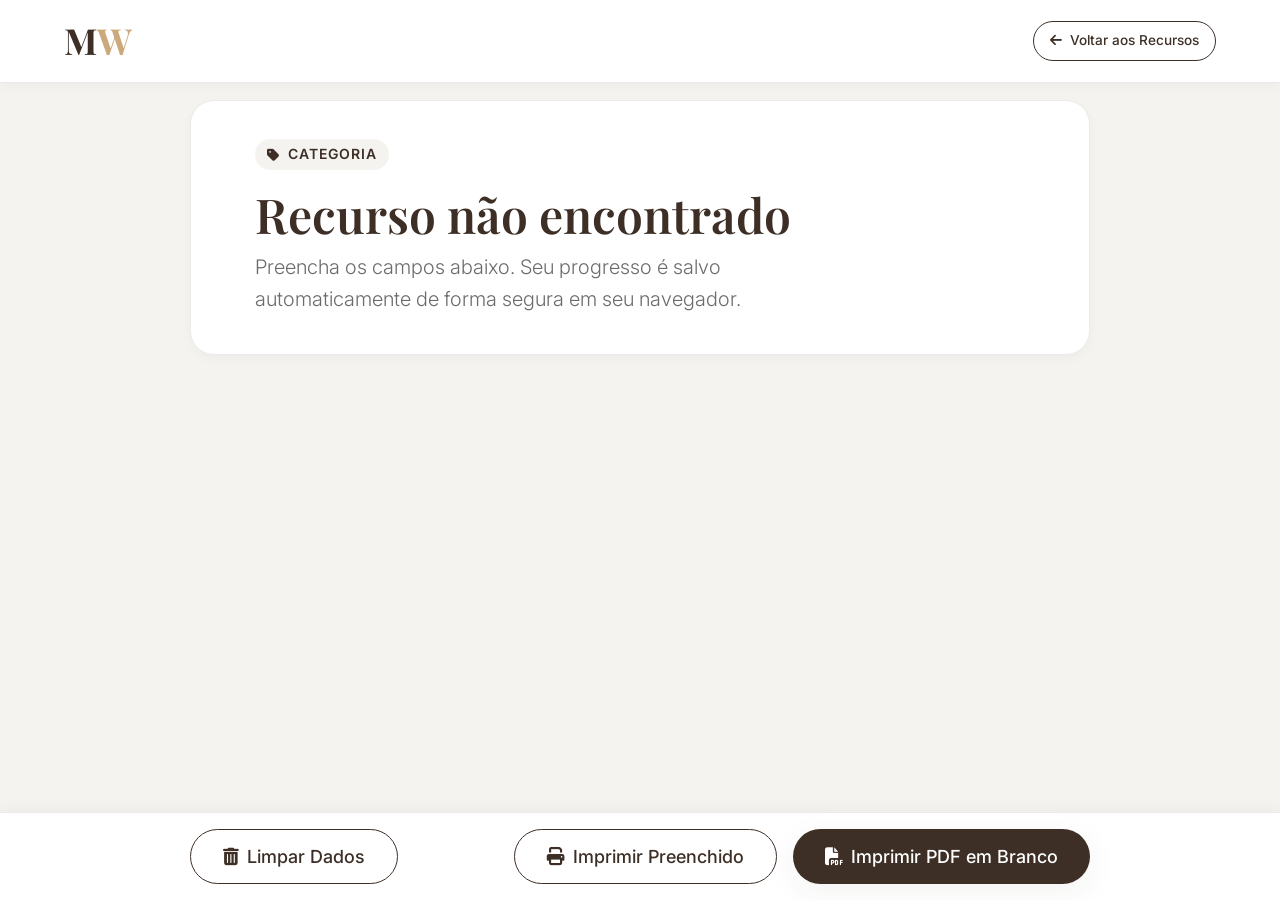
<file: recursos/recurso.html>
<!DOCTYPE html>
<html lang="pt-BR">
<head>
    <meta charset="UTF-8">
    <meta name="viewport" content="width=device-width, initial-scale=1.0">
    <title>Recurso | Macs Wellison Silva</title>
    
    <link rel="preconnect" href="https://fonts.googleapis.com">
    <link rel="preconnect" href="https://fonts.gstatic.com" crossorigin>
    <link href="https://fonts.googleapis.com/css2?family=Inter:wght@300;400;500;600&family=Playfair+Display:wght@400;500;600;700&display=swap" rel="stylesheet">
    <link rel="stylesheet" href="https://cdnjs.cloudflare.com/ajax/libs/font-awesome/6.4.0/css/all.min.css">

    <link rel="stylesheet" href="../css/style.css">
    <link rel="stylesheet" href="../css/animations.css">
    <link rel="stylesheet" href="../css/responsive.css">
    <link rel="stylesheet" href="css/recursos.css">

</head>
<body>

    <header class="header is-scrolled no-print">
        <div class="header__container">
            <a href="index.html" class="header__logo">
                M<span class="header__logo-accent">W</span>
            </a>
            <nav class="header__nav">
                <a href="index.html" class="btn btn--outline" style="padding: 0.5rem 1rem; font-size: 0.85rem;"><i class="fas fa-arrow-left"></i> Voltar aos Recursos</a>
            </nav>
        </div>
    </header>

    <main class="tool-main bg-light">
        <div class="section tool-container js-reveal is-visible" id="export-area">
            
            <!-- Cabeçalho Exclusivo para o PDF (Oculto na Tela, Visível apenas na Exportação) -->
            <div class="pdf-only-header">
                <h2 class="pdf-logo">M<span>W</span></h2>
                <div style="text-align: right;">
                    <strong style="font-size: 1.2rem; color: #1e293b;">Macs Wellison Silva</strong><br>
                    <span style="font-size: 0.95rem; color: #475569;">Psicólogo Clínico e Organizacional | CRP 02/28926</span>
                </div>
            </div>

            <!-- Cabeçalho da Ferramenta -->
            <div class="tool-header">
                <div class="tool-header-content">
                    <span class="badge" id="tool-category"><i class="fas fa-tag"></i> Categoria</span>
                    <h1 class="section__title" id="tool-title">Carregando...</h1>
                    <p class="section__subtitle" id="tool-desc">Preencha os campos abaixo. Seu progresso é salvo automaticamente de forma segura em seu navegador.</p>
                </div>
            </div>

            <!-- Formulário Dinâmico em Seções -->
            <form id="tool-form" class="tool-form"></form>

        </div>

<!-- Barra de Ações Fixa -->
        <div class="tool-actions-bar no-print">
            <div class="tool-actions-container">
                <button type="button" class="btn btn--outline" id="btn-limpar"><i class="fas fa-trash-alt"></i> Limpar Dados</button>
                <div style="display: flex; gap: 1rem;">
                    <!-- Botão 1: Imprime o arquivo PREENCHIDO -->
                    <button type="button" class="btn btn--outline" id="btn-imprimir"><i class="fas fa-print"></i> Imprimir Preenchido</button>
                    <!-- Botão 2: Imprime o arquivo EM BRANCO -->
                    <button type="button" class="btn btn--primary" id="btn-imprimir-branco"><i class="fas fa-file-pdf"></i> Imprimir PDF em Branco</button>
                </div>
            </div>
        </div>
    </main>

    <script src="js/data.js"></script>
    <script src="js/app.js"></script>
</body>
</html>
</file>
<file: css/style.css>
/* =========================================================
   DESIGN SYSTEM & VARIABLES
   ========================================================= */
:root {
    /* Paleta de Cores Premium */
    --color-primary: #3d2f26;       /* Marrom escuro elegante */
    --color-primary-light: #5e4b3e; 
    --color-secondary: #cba97c;     /* Dourado fosco refinado */
    --color-secondary-hover: #e0be8f;
    --color-bg: #fdfdfd;            /* Branco predominante com leve quebra */
    --color-bg-alt: #f5f3f0;        /* Cinza muito claro e quente */
    --color-surface: #ffffff;
    
    --color-text: #2a2a2a;          /* Preto suavizado para leitura */
    --color-text-muted: #6b6b6b;
    --color-border: #eaeaea;

    /* Tipografia */
    --font-heading: 'Playfair Display', serif;
    --font-body: 'Inter', sans-serif;

    /* Fluid Typography (Clamp) */
    --text-xs: clamp(0.75rem, 0.7rem + 0.25vw, 0.875rem);
    --text-sm: clamp(0.875rem, 0.8rem + 0.375vw, 1rem);
    --text-base: clamp(1rem, 0.95rem + 0.25vw, 1.125rem);
    --text-lg: clamp(1.125rem, 1rem + 0.625vw, 1.25rem);
    --text-xl: clamp(1.25rem, 1.1rem + 0.75vw, 1.5rem);
    --text-2xl: clamp(1.5rem, 1.2rem + 1.5vw, 2.25rem);
    --text-3xl: clamp(2rem, 1.5rem + 2.5vw, 3rem);
    --text-4xl: clamp(2.5rem, 1.8rem + 3.5vw, 4.5rem);

    /* Espaçamento Fluido */
    --space-xs: clamp(0.5rem, 0.4rem + 0.5vw, 0.75rem);
    --space-sm: clamp(1rem, 0.8rem + 1vw, 1.5rem);
    --space-md: clamp(1.5rem, 1.2rem + 1.5vw, 2.5rem);
    --space-lg: clamp(2.5rem, 2rem + 2.5vw, 4rem);
    --space-xl: clamp(4rem, 3rem + 5vw, 8rem);

    /* UI Elements */
    --radius-sm: 8px;
    --radius-md: 16px;
    --radius-lg: 24px;
    --radius-pill: 100px;

    /* Sombras Suaves (Apple/Stripe Style) */
    --shadow-sm: 0 4px 12px rgba(0, 0, 0, 0.03);
    --shadow-md: 0 8px 32px rgba(61, 47, 38, 0.06);
    --shadow-glass: 0 8px 32px 0 rgba(61, 47, 38, 0.05);

    /* Transições */
    --transition-fast: 0.2s ease;
    --transition-smooth: 0.4s cubic-bezier(0.16, 1, 0.3, 1);
}

/* =========================================================
   RESET & GLOBAL STYLES
   ========================================================= */
*, *::before, *::after {
    margin: 0;
    padding: 0;
    box-sizing: border-box;
}

html {
    scroll-behavior: smooth;
    font-size: 100%;
}

body {
    font-family: var(--font-body);
    color: var(--color-text);
    background-color: var(--color-bg);
    line-height: 1.6;
    overflow-x: hidden;
    -webkit-font-smoothing: antialiased;
    -moz-osx-font-smoothing: grayscale;
}

h1, h2, h3, h4, h5, h6 {
    font-family: var(--font-heading);
    color: var(--color-primary);
    line-height: 1.2;
    font-weight: 600;
}

a {
    text-decoration: none;
    color: inherit;
    transition: var(--transition-fast);
}

ul, ol {
    list-style: none;
}

img {
    max-width: 100%;
    height: auto;
    display: block;
}

button {
    cursor: pointer;
    border: none;
    background: none;
    font-family: inherit;
}

/* =========================================================
   TYPOGRAPHY & UTILITIES
   ========================================================= */
.bg-light { background-color: var(--color-bg-alt); }
.text-center { text-align: center; }

.section {
    padding: var(--space-xl) 5%;
    max-width: 1600px;
    margin: 0 auto;
}

.section__header {
    text-align: center;
    margin-bottom: var(--space-lg);
}

.section__title {
    font-size: var(--text-3xl);
    margin-bottom: var(--space-xs);
}

.section__subtitle {
    font-size: var(--text-lg);
    color: var(--color-text-muted);
    font-weight: 300;
    max-width: 600px;
    margin: 0 auto;
}

/* =========================================================
   BUTTONS
   ========================================================= */
.btn {
    display: inline-flex;
    align-items: center;
    justify-content: center;
    gap: 0.5rem;
    padding: 1rem 2rem;
    font-size: var(--text-base);
    font-weight: 500;
    border-radius: var(--radius-pill);
    transition: var(--transition-smooth);
    text-align: center;
}

.btn--primary {
    background-color: var(--color-primary);
    color: var(--color-surface);
    box-shadow: var(--shadow-md);
}

.btn--primary:hover {
    background-color: var(--color-primary-light);
    transform: translateY(-2px);
    box-shadow: 0 12px 40px rgba(61, 47, 38, 0.15);
}

.btn--outline {
    border: 1px solid var(--color-primary);
    color: var(--color-primary);
}

.btn--outline:hover {
    background-color: var(--color-primary);
    color: var(--color-surface);
}

/* =========================================================
   HEADER & NAVIGATION
   ========================================================= */
.header {
    position: fixed;
    top: 0;
    left: 0;
    width: 100%;
    z-index: 1000;
    padding: 1rem 5%;
    background-color: rgba(253, 253, 253, 0.8);
    backdrop-filter: blur(12px);
    -webkit-backdrop-filter: blur(12px);
    border-bottom: 1px solid transparent;
    transition: var(--transition-smooth);
}

.header.is-scrolled {
    padding: 0.75rem 5%;
    background-color: rgba(255, 255, 255, 0.95);
    border-bottom: 1px solid var(--color-border);
    box-shadow: var(--shadow-sm);
}

.header__container {
    max-width: 1600px;
    margin: 0 auto;
    display: flex;
    justify-content: space-between;
    align-items: center;
}

.header__logo {
    font-family: var(--font-heading);
    font-size: var(--text-2xl);
    font-weight: 700;
    color: var(--color-primary);
    letter-spacing: -0.5px;
}

.header__logo-accent {
    color: var(--color-secondary);
}

.header__nav {
    display: flex;
    align-items: center;
    gap: var(--space-md);
}

.header__menu {
    display: flex;
    gap: 2rem;
}

.header__link {
    font-size: var(--text-sm);
    font-weight: 500;
    color: var(--color-text);
    position: relative;
}

.header__link::after {
    content: '';
    position: absolute;
    bottom: -4px;
    left: 0;
    width: 0;
    height: 2px;
    background-color: var(--color-secondary);
    transition: var(--transition-smooth);
}

.header__link:hover::after {
    width: 100%;
}

.header__menu-btn {
    display: none;
    flex-direction: column;
    justify-content: space-between;
    width: 30px;
    height: 20px;
    z-index: 1001;
}

.header__hamburger,
.header__menu-btn::before,
.header__menu-btn::after {
    content: '';
    width: 100%;
    height: 2px;
    background-color: var(--color-primary);
    transition: var(--transition-smooth);
}

/* =========================================================
   HERO SECTION
   ========================================================= */
.hero {
    min-height: 100vh;
    padding-top: calc(80px + var(--space-xl));
    padding-bottom: var(--space-xl);
    display: flex;
    align-items: center;
    max-width: 1600px;
    margin: 0 auto;
    padding-inline: 5%;
}

.hero__container {
    display: grid;
    grid-template-columns: 1fr 1fr;
    gap: var(--space-lg);
    align-items: center;
    width: 100%;
}

.hero__subtitle {
    font-size: var(--text-sm);
    text-transform: uppercase;
    letter-spacing: 2px;
    color: var(--color-secondary);
    font-weight: 600;
    display: block;
    margin-bottom: 1rem;
}

.hero__title {
    font-size: var(--text-4xl);
    margin-bottom: 0.5rem;
}

.hero__profession {
    font-family: var(--font-body);
    font-size: var(--text-xl);
    color: var(--color-text-muted);
    font-weight: 400;
    margin-bottom: var(--space-sm);
}

.hero__description {
    font-size: var(--text-base);
    color: var(--color-text-muted);
    margin-bottom: var(--space-md);
    max-width: 700px;
    text-align: justify;
    text-justify: inter-word;
    line-height: 1.8;
    hyphens: auto;
}

.hero__actions {
    display: flex;
    align-items: center;
    gap: 2rem;
    flex-wrap: wrap;
}

.hero__socials {
    display: flex;
    gap: 1rem;
}

.hero__social-link {
    display: flex;
    align-items: center;
    justify-content: center;
    width: 44px;
    height: 44px;
    border-radius: 50%;
    background-color: var(--color-surface);
    border: 1px solid var(--color-border);
    color: var(--color-primary);
    font-size: 1.2rem;
}

.hero__social-link:hover {
    background-color: var(--color-primary);
    color: var(--color-surface);
    border-color: var(--color-primary);
    transform: translateY(-3px);
}

.hero__image-wrapper {
    position: relative;
    border-radius: var(--radius-lg);
    overflow: hidden;
    aspect-ratio: 4/5;
    box-shadow: var(--shadow-md);
}

.hero__image {
    width: 100%;
    height: 100%;
    object-fit: cover;
    object-position: center top;
}

.hero__glass-card {
    position: absolute;
    bottom: 2rem;
    left: -2rem;
    background: rgba(255, 255, 255, 0.75);
    backdrop-filter: blur(16px);
    -webkit-backdrop-filter: blur(16px);
    padding: 1rem 1.5rem;
    border-radius: var(--radius-md);
    box-shadow: var(--shadow-glass);
    border: 1px solid rgba(255,255,255,0.3);
    display: flex;
    align-items: center;
    gap: 1rem;
    font-weight: 500;
    font-size: var(--text-sm);
    color: var(--color-primary);
    animation: float 6s ease-in-out infinite;
}

.hero__glass-card i {
    font-size: 1.5rem;
    color: var(--color-secondary);
}

/* =========================================================
   ABOUT CARDS (Abordagem)
   ========================================================= */
.about__grid {
    display: grid;
    grid-template-columns: repeat(auto-fit, minmax(300px, 1fr));
    gap: var(--space-md);
}

.about__card {
    background-color: var(--color-surface);
    padding: var(--space-md);
    border-radius: var(--radius-lg);
    border: 1px solid var(--color-border);
    transition: var(--transition-smooth);
}

.about__card:hover {
    transform: translateY(-5px);
    box-shadow: var(--shadow-md);
    border-color: transparent;
}

.about__icon {
    width: 60px;
    height: 60px;
    background-color: var(--color-bg-alt);
    border-radius: var(--radius-md);
    display: flex;
    align-items: center;
    justify-content: center;
    font-size: 1.5rem;
    color: var(--color-secondary);
    margin-bottom: 1.5rem;
}

.about__card-title {
    font-size: var(--text-xl);
    margin-bottom: 1rem;
}

.about__card-text {
    color: var(--color-text-muted);
    font-size: var(--text-sm);
}

/* =========================================================
   TIMELINE (Formação)
   ========================================================= */
.timeline {
    max-width: 800px;
    margin: 0 auto;
    position: relative;
}

.timeline::before {
    content: '';
    position: absolute;
    left: 15px;
    top: 0;
    bottom: 0;
    width: 2px;
    background-color: var(--color-border);
}

.timeline__item {
    position: relative;
    padding-left: 3rem;
    margin-bottom: var(--space-md);
}

.timeline__item:last-child {
    margin-bottom: 0;
}

.timeline__dot {
    position: absolute;
    left: 7px;
    top: 6px;
    width: 18px;
    height: 18px;
    border-radius: 50%;
    background-color: var(--color-secondary);
    border: 4px solid var(--color-bg-alt);
}

.timeline__content {
    background: var(--color-surface);
    padding: 2rem;
    border-radius: var(--radius-md);
    box-shadow: var(--shadow-sm);
    border: 1px solid var(--color-border);
}

.timeline__date {
    display: inline-block;
    padding: 0.25rem 0.75rem;
    background-color: var(--color-bg-alt);
    color: var(--color-primary);
    font-size: var(--text-xs);
    font-weight: 600;
    border-radius: var(--radius-pill);
    margin-bottom: 1rem;
    text-transform: uppercase;
    letter-spacing: 1px;
}

.timeline__title {
    font-size: var(--text-lg);
    margin-bottom: 0.5rem;
}

.timeline__text {
    color: var(--color-text-muted);
    font-size: var(--text-sm);
}

/* =========================================================
   SERVICES GRID
   ========================================================= */
.services__grid {
    display: grid;
    grid-template-columns: repeat(auto-fit, minmax(280px, 1fr));
    gap: var(--space-md);
}

.service-card {
    background-color: var(--color-surface);
    padding: 2.5rem 2rem;
    border-radius: var(--radius-md);
    text-align: center;
    border: 1px solid var(--color-border);
    transition: var(--transition-smooth);
    display: flex;
    flex-direction: column;
    align-items: center;
}

.service-card:hover {
    box-shadow: var(--shadow-md);
    transform: translateY(-8px);
}

.service-card__icon {
    width: 80px;
    height: 80px;
    border-radius: 50%;
    background: linear-gradient(135deg, var(--color-bg-alt) 0%, var(--color-surface) 100%);
    box-shadow: inset 0 2px 4px rgba(255,255,255,0.5), var(--shadow-sm);
    display: flex;
    align-items: center;
    justify-content: center;
    font-size: 2rem;
    color: var(--color-primary);
    margin-bottom: 1.5rem;
    transition: var(--transition-smooth);
}

.service-card:hover .service-card__icon {
    background: var(--color-primary);
    color: var(--color-secondary);
}

.service-card__title {
    font-size: var(--text-lg);
    margin-bottom: 1rem;
}

.service-card__desc {
    font-size: var(--text-sm);
    color: var(--color-text-muted);
}

/* =========================================================
   FAQ ACCORDION
   ========================================================= */
.faq__container {
    max-width: 800px;
    margin: 0 auto;
}

.accordion {
    border-bottom: 1px solid var(--color-border);
}

.accordion__btn {
    width: 100%;
    text-align: left;
    padding: 1.5rem 0;
    font-size: var(--text-lg);
    font-weight: 500;
    color: var(--color-primary);
    display: flex;
    justify-content: space-between;
    align-items: center;
    font-family: var(--font-heading);
}

.accordion__icon {
    color: var(--color-secondary);
    transition: transform var(--transition-fast);
}

.accordion__btn[aria-expanded="true"] .accordion__icon {
    transform: rotate(180deg);
}

.accordion__content {
    max-height: 0;
    overflow: hidden;
    transition: max-height var(--transition-smooth);
}

.accordion__content p {
    padding-bottom: 1.5rem;
    color: var(--color-text-muted);
    font-size: var(--text-sm);
}

/* =========================================================
   CONTACT
   ========================================================= */
.contact__container {
    display: grid;
    grid-template-columns: 1fr 1fr;
    gap: var(--space-xl);
    align-items: center;
}

.contact__desc {
    color: var(--color-text-muted);
    margin-bottom: 2rem;
    font-size: var(--text-lg);
}

.contact__list {
    display: flex;
    flex-direction: column;
    gap: 1.5rem;
}

.contact__list li {
    display: flex;
    align-items: flex-start;
    gap: 1rem;
}

.contact__list i {
    font-size: 1.5rem;
    color: var(--color-secondary);
    margin-top: 0.25rem;
}

.contact__list span {
    display: block;
    font-weight: 600;
    color: var(--color-primary);
    margin-bottom: 0.25rem;
}

.contact__list a, .contact__list p {
    color: var(--color-text-muted);
    font-size: var(--text-sm);
}

.contact__list a:hover {
    color: var(--color-primary);
}

.contact__map-wrapper {
    border-radius: var(--radius-lg);
    overflow: hidden;
    box-shadow: var(--shadow-md);
    aspect-ratio: 1/1;
    background-color: var(--color-bg-alt);
}

.contact__map-placeholder {
    width: 100%;
    height: 100%;
    display: flex;
    flex-direction: column;
    align-items: center;
    justify-content: center;
    color: var(--color-text-muted);
    text-align: center;
    padding: 2rem;
}

.contact__map-placeholder i {
    font-size: 3rem;
    color: var(--color-border);
    margin-bottom: 1rem;
}

/* =========================================================
   FOOTER
   ========================================================= */
.footer {
    background-color: var(--color-primary);
    color: var(--color-surface);
    padding: var(--space-lg) 5% 2rem;
}

.footer__container {
    max-width: 1600px;
    margin: 0 auto;
    display: flex;
    justify-content: space-between;
    align-items: center;
    border-bottom: 1px solid rgba(255,255,255,0.1);
    padding-bottom: 2rem;
    margin-bottom: 2rem;
    flex-wrap: wrap;
    gap: 2rem;
}

.footer__logo {
    font-family: var(--font-heading);
    font-size: var(--text-xl);
    font-weight: 700;
    color: var(--color-secondary);
    display: block;
    margin-bottom: 0.5rem;
}

.footer__crp {
    font-size: var(--text-sm);
    color: rgba(255,255,255,0.7);
}

.footer__links {
    display: flex;
    gap: 2rem;
}

.footer__links a {
    font-size: var(--text-sm);
    color: rgba(255,255,255,0.8);
}

.footer__links a:hover {
    color: var(--color-secondary);
}

.footer__bottom {
    max-width: 1600px;
    margin: 0 auto;
    display: flex;
    justify-content: space-between;
    align-items: center;
    font-size: 0.85rem;
    color: rgba(255,255,255,0.5);
    flex-wrap: wrap;
    gap: 1rem;
}

.footer__disclaimer {
    max-width: 600px;
    text-align: right;
}
</file>
<file: css/animations.css>
/* =========================================================
   KEYFRAMES & ANIMATION CLASSES
   ========================================================= */

@keyframes float {
    0% { transform: translateY(0px); }
    50% { transform: translateY(-15px); }
    100% { transform: translateY(0px); }
}

@keyframes slideUpFade {
    0% {
        opacity: 0;
        transform: translateY(40px);
    }
    100% {
        opacity: 1;
        transform: translateY(0);
    }
}

/* Classes controladas pelo Intersection Observer (JavaScript) */
.js-reveal {
    opacity: 0;
    visibility: hidden;
    transform: translateY(40px);
    transition: opacity 0.8s cubic-bezier(0.16, 1, 0.3, 1), 
                transform 0.8s cubic-bezier(0.16, 1, 0.3, 1),
                visibility 0.8s;
    will-change: opacity, transform;
}

.js-reveal.is-visible {
    opacity: 1;
    visibility: visible;
    transform: translateY(0);
}

/* Delays para criar efeito de "cascata" (Staggered Animation) */
.delay-1 { transition-delay: 0.15s; }
.delay-2 { transition-delay: 0.3s; }
.delay-3 { transition-delay: 0.45s; }

/* Respeitar a preferência do sistema operacional do usuário por menos movimento */
@media (prefers-reduced-motion: reduce) {
    .js-reveal {
        transition: none !important;
        opacity: 1 !important;
        visibility: visible !important;
        transform: none !important;
    }
    .hero__glass-card {
        animation: none !important;
    }
}
</file>
<file: css/responsive.css>
/* =========================================================
   RESPONSIVE LAYOUTS (Media Queries)
   ========================================================= */

/* Desktop / Laptops pequenos (< 1024px) */
@media screen and (max-width: 1024px) {
    .hero__container {
        grid-template-columns: 1fr;
        text-align: center;
        gap: var(--space-md);
    }

    .hero__description {
        margin: 0 auto var(--space-md);
    }

    .hero__actions {
        justify-content: center;
    }

    .hero__image-wrapper {
        aspect-ratio: 16/10;
        max-width: 600px;
        margin: 0 auto;
    }

    .hero__glass-card {
        left: 50%;
        transform: translateX(-50%);
        bottom: 1rem;
        width: 90%;
        justify-content: center;
        animation: none; /* Desliga animação de flutuar no mobile para economizar bateria/CPU */
    }

    .contact__container {
        grid-template-columns: 1fr;
    }
}

/* Tablets (< 768px) */
@media screen and (max-width: 768px) {
    /* Menu Mobile Setup */
    .header__menu-btn {
        display: flex;
    }

    .header__nav {
        position: absolute;
        top: 100%;
        left: 0;
        width: 100%;
        background-color: var(--color-surface);
        flex-direction: column;
        padding: 2rem 5%;
        box-shadow: var(--shadow-md);
        clip-path: circle(0% at top right);
        transition: clip-path 0.5s cubic-bezier(0.16, 1, 0.3, 1);
        gap: 2rem;
    }

    .header__nav.is-active {
        clip-path: circle(150% at top right);
    }

    .header__menu {
        flex-direction: column;
        width: 100%;
        text-align: center;
        gap: 1.5rem;
    }

    /* Transformação do Ícone Hamburger */
    .header__menu-btn.is-active .header__hamburger {
        opacity: 0;
    }
    .header__menu-btn.is-active::before {
        transform: translateY(9px) rotate(45deg);
    }
    .header__menu-btn.is-active::after {
        transform: translateY(-9px) rotate(-45deg);
    }

    .footer__container, .footer__bottom {
        flex-direction: column;
        text-align: center;
        align-items: center;
    }
    
    .footer__disclaimer {
        text-align: center;
    }
}

/* Mobile Small (< 480px) */
@media screen and (max-width: 480px) {
    .btn {
        width: 100%;
    }
    
    .timeline::before {
        left: 9px;
    }
    
    .timeline__dot {
        left: 1px;
        width: 16px;
        height: 16px;
    }
    
    .timeline__content {
        padding: 1.5rem;
    }
}
</file>
<file: recursos/css/recursos.css>
/* Filtros do Index */
.recursos-filters {
    display: flex;
    flex-wrap: wrap;
    gap: 0.5rem;
    justify-content: center;
    margin-bottom: var(--space-lg);
}

.filter-btn {
    padding: 0.5rem 1.25rem;
    border-radius: var(--radius-pill);
    border: 1px solid var(--color-border);
    background-color: var(--color-surface);
    color: var(--color-text-muted);
    font-size: var(--text-sm);
    font-weight: 500;
    transition: var(--transition-fast);
}

.filter-btn:hover, .filter-btn.active {
    background-color: var(--color-primary);
    color: var(--color-surface);
    border-color: var(--color-primary);
}

/* Base do Recurso */
.tool-main {
    padding-top: 100px;
    padding-bottom: 120px;
    min-height: 100vh;
}

.tool-container {
    max-width: 900px;
    margin: 0 auto;
    background: transparent;
    padding: 0;
    box-shadow: none;
}

/* Cabeçalho do Recurso */
.tool-header {
    background-color: var(--color-surface);
    padding: var(--space-md) var(--space-lg);
    border-radius: var(--radius-lg);
    border: 1px solid var(--color-border);
    margin-bottom: var(--space-md);
    box-shadow: var(--shadow-sm);
}

.tool-header-content {
    display: flex;
    flex-direction: column;
    align-items: flex-start;
}

.tool-header .section__title { margin-top: 1rem; margin-bottom: 0.5rem; }
.tool-header .section__subtitle { text-align: left; margin: 0; }

.badge {
    display: inline-flex;
    align-items: center;
    gap: 0.5rem;
    padding: 0.25rem 0.75rem;
    background-color: var(--color-bg-alt);
    color: var(--color-primary);
    font-size: var(--text-xs);
    font-weight: 600;
    border-radius: var(--radius-pill);
    text-transform: uppercase;
    letter-spacing: 1px;
}

/* Seções (Cards) da Ferramenta */
.tool-form {
    display: flex;
    flex-direction: column;
    gap: var(--space-md);
}

.tool-section {
    background-color: var(--color-surface);
    padding: var(--space-md) var(--space-lg);
    border-radius: var(--radius-lg);
    border: 1px solid var(--color-border);
    box-shadow: var(--shadow-sm);
    page-break-inside: avoid; /* Previne corte no PDF */
    break-inside: avoid;
}

.tool-section__header {
    margin-bottom: 1.5rem;
    padding-bottom: 1rem;
    border-bottom: 1px solid var(--color-bg-alt);
}

.tool-section__title {
    font-size: var(--text-xl);
    display: flex;
    align-items: center;
    gap: 0.75rem;
    color: var(--color-primary);
}

.tool-section__desc {
    font-size: var(--text-sm);
    color: var(--color-text-muted);
    margin-top: 0.25rem;
}

/* Formulários Avançados */
.form-grid {
    display: grid;
    grid-template-columns: 1fr;
    gap: 1.5rem;
}

.form-grid--2col { grid-template-columns: repeat(auto-fit, minmax(300px, 1fr)); }
.form-grid--3col { grid-template-columns: repeat(auto-fit, minmax(200px, 1fr)); }

.form-group {
    display: flex;
    flex-direction: column;
    gap: 0.5rem;
    page-break-inside: avoid;
    break-inside: avoid;
}

.form-label {
    font-weight: 600;
    color: var(--color-primary);
    font-size: var(--text-sm);
}

.form-control {
    width: 100%;
    border: 1px solid var(--color-border);
    border-radius: var(--radius-sm);
    padding: 1rem;
    font-family: var(--font-body);
    font-size: var(--text-base);
    color: var(--color-text);
    background-color: var(--color-bg-alt);
    transition: var(--transition-fast);
    resize: vertical;
}

.form-control:focus {
    outline: none;
    border-color: var(--color-secondary);
    background-color: var(--color-surface);
    box-shadow: 0 0 0 3px rgba(203, 169, 124, 0.2);
}

/* Checklists */
.checklist-item {
    display: flex;
    align-items: center;
    gap: 1rem;
    padding: 0.75rem;
    background-color: var(--color-bg-alt);
    border-radius: var(--radius-sm);
    border: 1px solid var(--color-border);
    margin-bottom: 0.5rem;
}

.checklist-checkbox {
    width: 22px;
    height: 22px;
    accent-color: var(--color-secondary);
    cursor: pointer;
}

.checklist-input {
    flex: 1;
    border: none;
    background: transparent;
    font-family: var(--font-body);
    font-size: var(--text-base);
    color: var(--color-text);
    outline: none;
}

.checklist-input:focus { border-bottom: 1px solid var(--color-secondary); }

/* Barra Fixa de Ações */
.tool-actions-bar {
    position: fixed;
    bottom: 0;
    left: 0;
    width: 100%;
    background-color: rgba(255, 255, 255, 0.95);
    backdrop-filter: blur(12px);
    border-top: 1px solid var(--color-border);
    padding: 1rem 5%;
    z-index: 100;
    box-shadow: 0 -4px 12px rgba(0,0,0,0.03);
}

.tool-actions-container {
    max-width: 900px;
    margin: 0 auto;
    display: flex;
    justify-content: space-between;
    align-items: center;
    flex-wrap: wrap;
    gap: 1rem;
}

/* =========================================================
   IMPRESSÃO NATIVA / GERAÇÃO DE PDF DO NAVEGADOR
   ========================================================= */
.pdf-only-header {
    display: none;
}

@media print {
    /* Define o tamanho da página e margens nativas para o PDF */
    @page {
        size: A4 portrait;
        margin: 1.5cm;
    }

    /* Oculta elementos de navegação e botões */
    .no-print, .header, .tool-actions-bar { 
        display: none !important; 
    }

    /* Reseta o fundo para economizar tinta/ficar limpo no PDF */
    body, .tool-main { 
        background: #ffffff !important; 
        padding: 0 !important; 
        margin: 0 !important;
    }

    /* Exibe o Cabeçalho Profissional Exclusivo para o Papel */
    .pdf-only-header {
        display: flex !important;
        justify-content: space-between !important;
        align-items: center !important;
        padding-bottom: 1rem !important;
        margin-bottom: 2rem !important;
        border-bottom: 2px solid var(--color-primary) !important;
    }

    .pdf-only-header .pdf-logo {
        font-family: var(--font-heading) !important;
        font-size: 2rem !important;
        color: var(--color-primary) !important;
        margin: 0 !important;
    }

    .pdf-only-header .pdf-logo span { 
        color: var(--color-secondary) !important; 
    }

    /* Ajusta as margens e sombras das seções para ficar estilo "Documento" */
    .tool-container {
        max-width: 100% !important;
    }

    .tool-header {
        box-shadow: none !important;
        border: none !important;
        padding: 0 !important;
        margin-bottom: 2rem !important;
        background: transparent !important;
    }

    .tool-section { 
        box-shadow: none !important; 
        border: 1px solid #cbd5e1 !important; 
        margin-bottom: 1.5rem !important;
        break-inside: avoid !important; 
        page-break-inside: avoid !important;
        background: #ffffff !important;
    }

    /* Força a borda dos inputs para quem for escrever à mão */
    .form-control, .checklist-item, .checklist-input { 
        border: 1px solid #94a3b8 !important; 
        background: #ffffff !important; 
        color: #000000 !important;
        box-shadow: none !important;
    }

    /* Trava o tamanho das textareas para manter espaço para escrita à mão */
    textarea.form-control {
        min-height: 80px !important;
        resize: none !important;
    }

    /* Evita que blocos de formulário quebrem no meio e passem pra outra página cortados */
    .form-group, .checklist-item {
        break-inside: avoid !important;
        page-break-inside: avoid !important;
    }

    /* MÁGICA DO PDF EM BRANCO: Oculta os textos quando o botão for clicado */
    body.print-blank .form-control,
    body.print-blank .checklist-input {
        color: transparent !important;
        -webkit-text-fill-color: transparent !important;
    }
}

@media screen and (max-width: 768px) {
    .tool-actions-container { flex-direction: column; width: 100%; }
    .tool-actions-container button { width: 100%; justify-content: center; }
    .tool-actions-container > div { width: 100%; flex-direction: column; }
}
</file>
